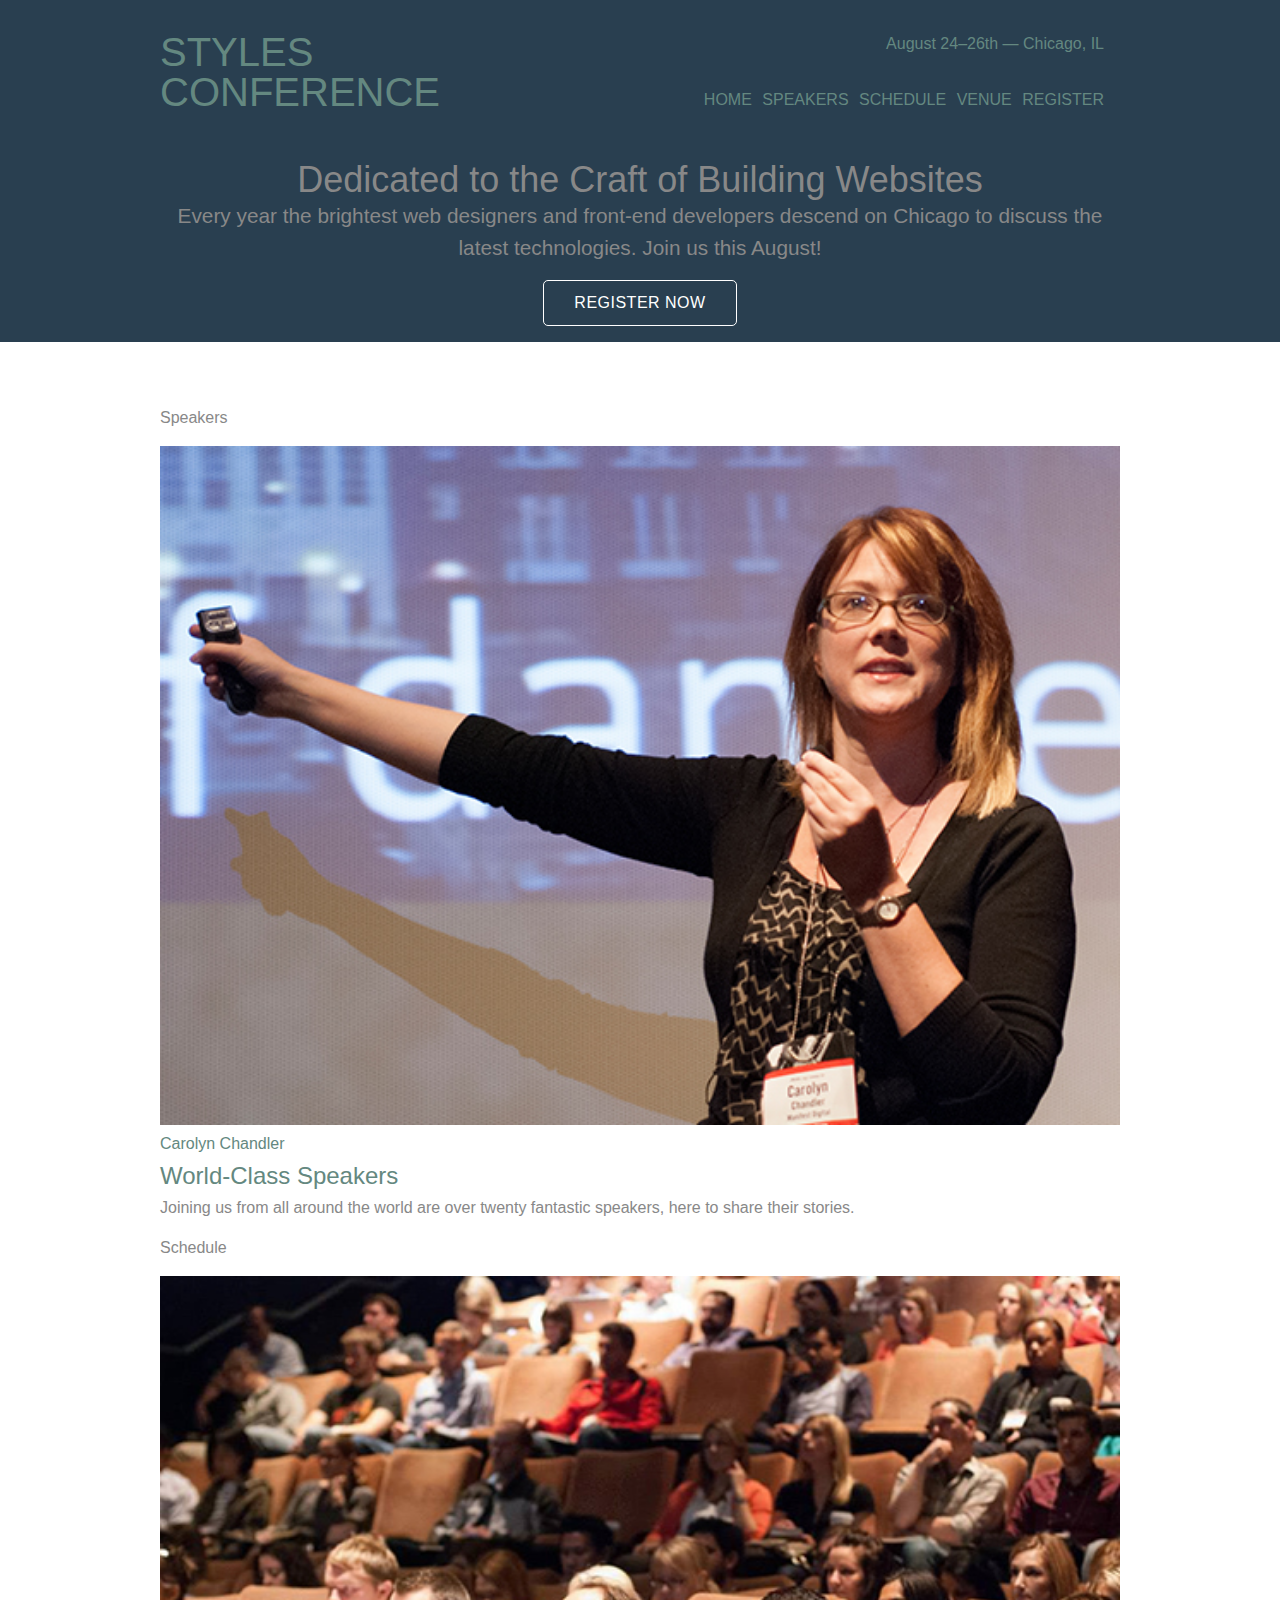
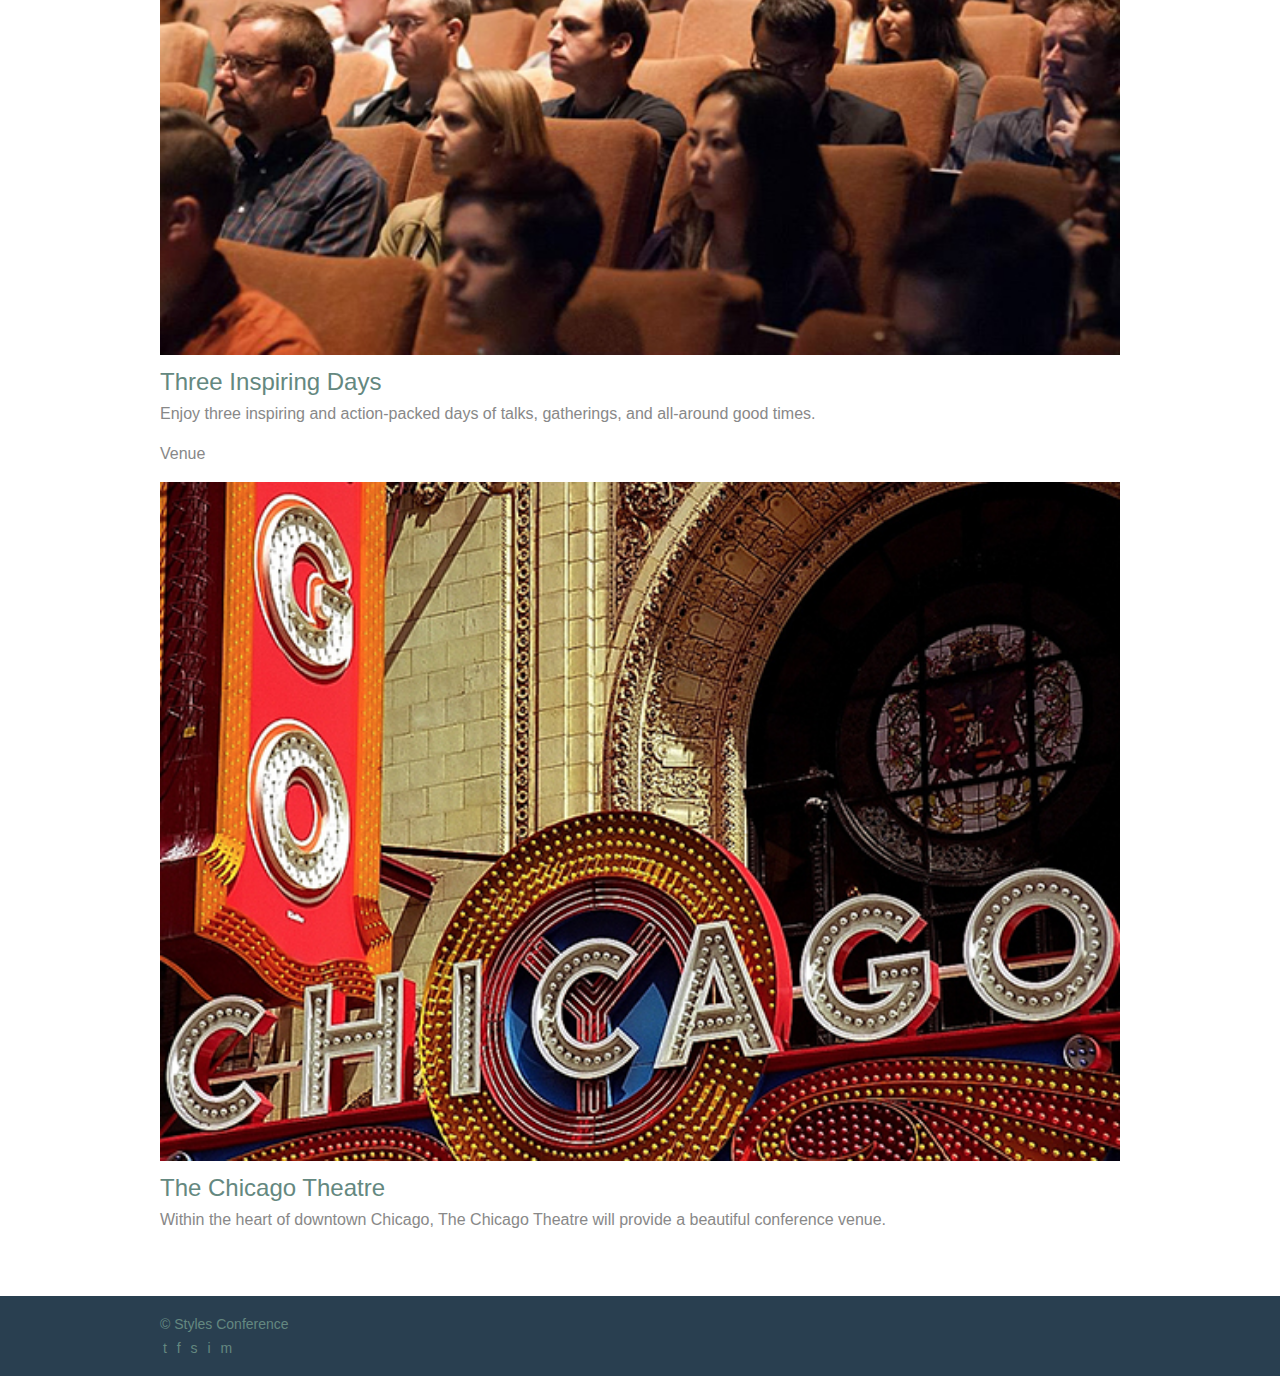
<file: completed/StyleConference/index.html>
<!DOCTYPE html>
<!--gebaseerd op https://github.com/cdoole/styles-conference-->
<html lang="en">
  <head>
    <meta charset="utf-8" />
    <meta name="viewport" content="width=device-width, initial-scale=1" />
    <title>Styles Conference</title>
    <link rel="stylesheet" href="assets/stylesheets/main.css" />
    <link rel="icon" href="favicon.ico" type="image/x-icon" />
  </head>

  <body id="home">
  
    <!-- Header -->
    <header>
      <h1>
        <a>Styles<br />Conference</a>
      </h1>
      <p>August 24&ndash;26th &mdash; Chicago, IL</p>
      <nav>
        <ul>
          <li><a>Home</a></li>
          <li><a href="speakers.html">Speakers</a></li>
          <li><a href="schedule.html">Schedule</a></li>
          <li><a href="venue.html">Venue</a></li>
          <li><a href="register.html">Register</a></li>
        </ul>
      </nav>
    </header>
    
    <!-- Lead -->
   
    <section class="lead">
      <h2>Dedicated to the Craft of Building Websites</h2>
      <p>
        Every year the brightest web designers and front-end developers descend
        on Chicago to discuss the latest technologies. Join us this August!
      </p>
      <a href="register.html" class="btn btn-alt btn-stripe">Register Now</a>
    </section>
    
    <!-- Main -->
   
    <main>
      <section>
        <p>Speakers</p>
        <a href="speakers.html">
          <figure>
            <img
              src="assets/images/home/speakers.jpg"
              alt="Professional Speaker"
            />
            <figcaption>Carolyn Chandler</figcaption>
          </figure>
          <h3>World-Class Speakers</h3>
        </a>
        <p>
          Joining us from all around the world are over twenty fantastic
          speakers, here to share their stories.
        </p>
      </section>

      <section>
        <p>Schedule</p>
        <a href="schedule.html">
          <img
            src="assets/images/home/schedule.jpg"
            alt="Conference Attendees"
          />
          <h3>Three Inspiring Days</h3>
        </a>
        <p>
          Enjoy three inspiring and action-packed days of talks, gatherings, and
          all-around good times.
        </p>
      </section>

      <section>
        <p>Venue</p>
        <a href="venue.html">
          <img src="assets/images/home/venue.jpg" alt="The Chicago Theatre" />
          <h3>The Chicago Theatre</h3>
        </a>
        <p>
          Within the heart of downtown Chicago, The Chicago Theatre will provide
          a beautiful conference venue.
        </p>
      </section>
    </main>
   
    <!-- Footer -->
   
    <footer>
      <small>&copy; Styles Conference</small>
      <ul>
        <li><a>t</a></li>
        <li><a>f</a></li>
        <li><a>s</a></li>
        <li><a>i</a></li>
        <li><a>m</a></li>
      </ul>
    </footer>
 
  </body>
</html>
</file>
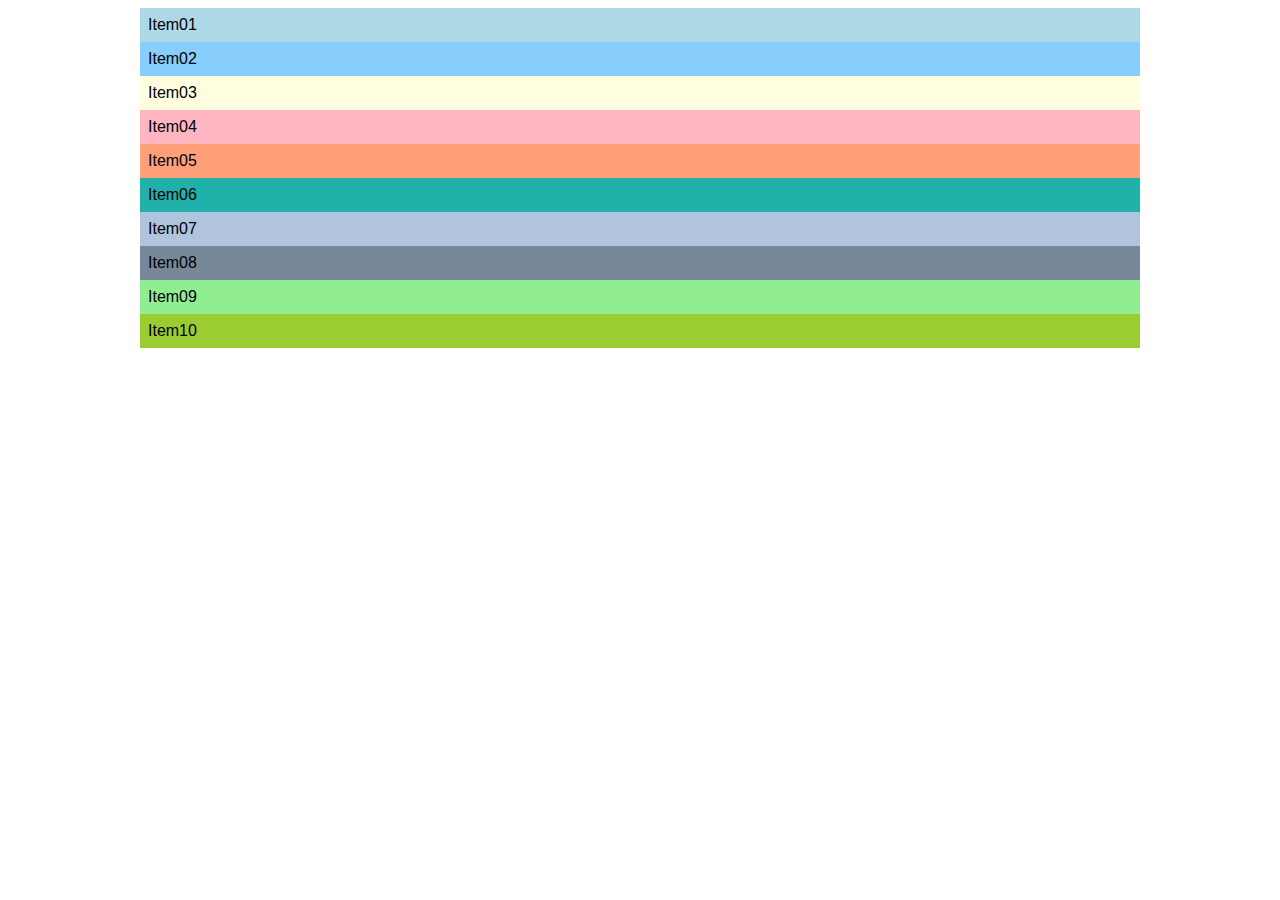
<file: completed/vbGridBasis/index.html>
<!DOCTYPE html>
<html lang="en">
<head>
    <meta charset="UTF-8">
    <meta name="viewport" content="width=device-width, initial-scale=1.0">
    <title>Grid Basis</title>
    <link rel="stylesheet" href="stylesheet/gridBasis.css">
</head>
<body>
    <main>
        <div class="item01">Item01</div>
        <div class="item02">Item02</div>
        <div class="item03">Item03</div>
        <div class="item04">Item04</div>
        <div class="item05">Item05</div>
        <div class="item06">Item06</div>
        <div class="item07">Item07</div>
        <div class="item08">Item08</div>
        <div class="item09">Item09</div>
        <div class="item10">Item10</div>
    </main>
</body>
</html>
</file>
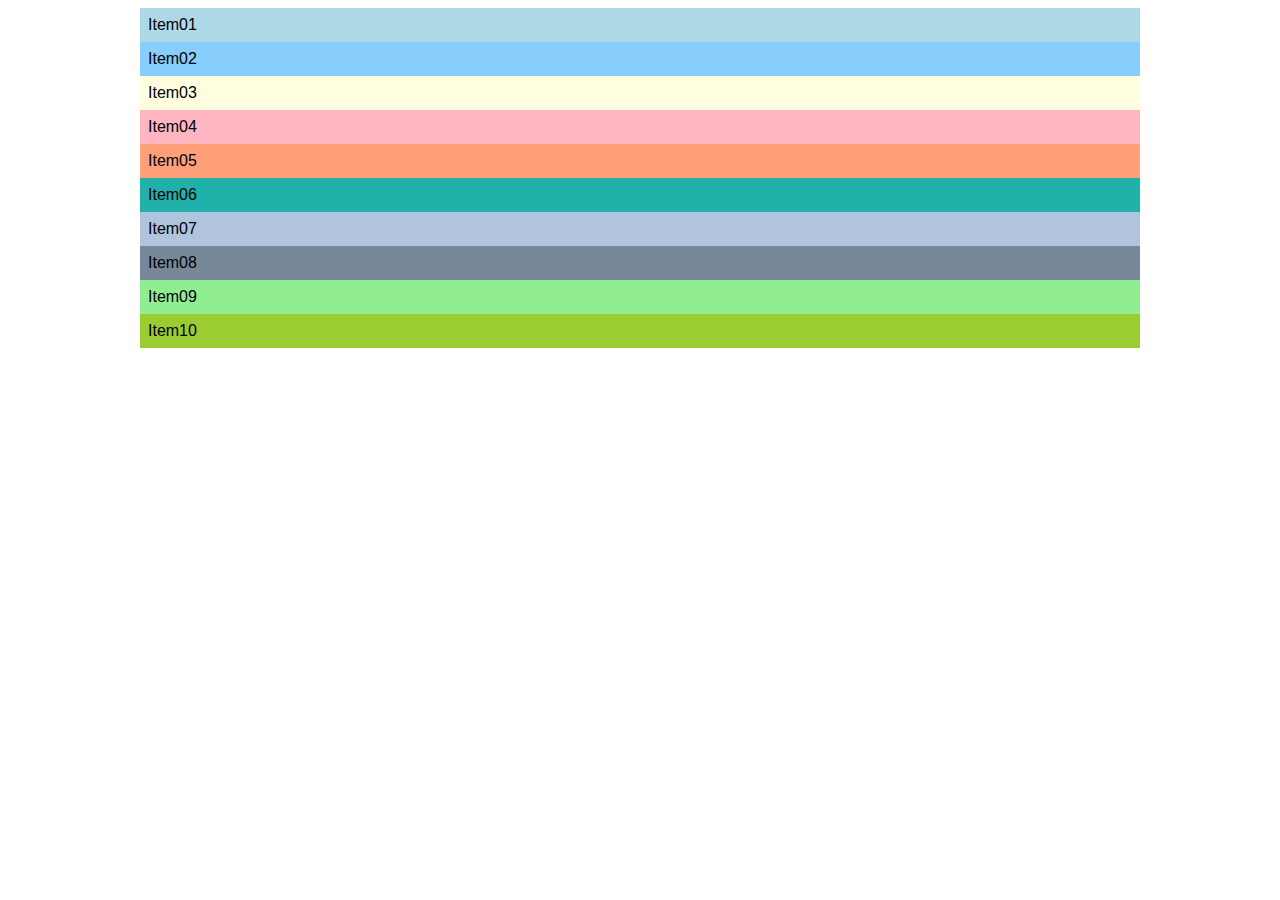
<file: starter/vbGridBasis/index.html>
<!DOCTYPE html>
<html lang="en">
<head>
    <meta charset="UTF-8">
    <meta name="viewport" content="width=device-width, initial-scale=1.0">
    <title>Grid Basis</title>
    <link rel="stylesheet" href="stylesheet/main.css">
</head>
<body>
    <main>
        <div class="item01">Item01</div>
        <div class="item02">Item02</div>
        <div class="item03">Item03</div>
        <div class="item04">Item04</div>
        <div class="item05">Item05</div>
        <div class="item06">Item06</div>
        <div class="item07">Item07</div>
        <div class="item08">Item08</div>
        <div class="item09">Item09</div>
        <div class="item10">Item10</div>
    </main>
</body>
</html>
</file>
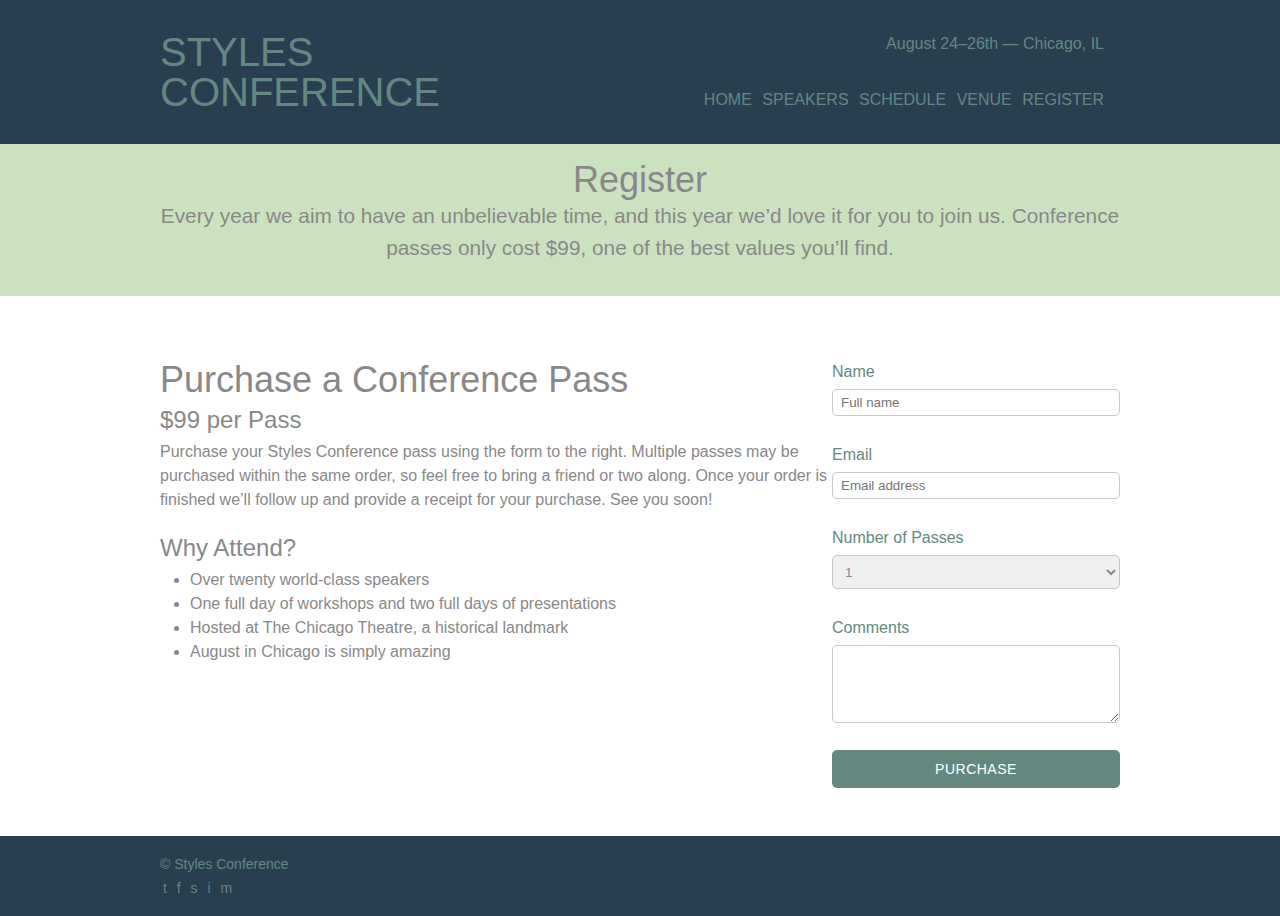
<file: completed/StyleConference/register.html>
<!DOCTYPE html>
<html lang="en">
  <head>
    <meta charset="UTF-8" />
    <meta name="viewport" content="width=device-width, initial-scale=1.0" />
    <title>Styles Conference</title>
    <link rel="stylesheet" href="assets/stylesheets/main.css" />
    <link rel="icon" href="favicon.ico" type="image/x-icon" />
  </head>
  <body>
    <!-- Header -->
    <header>
      
        <h1>
          <a>Styles <br />Conference</a>
        </h1>
        <p>August 24&ndash;26th &mdash; Chicago, IL</p>
        <nav>
          <ul>
            <li><a href="index.html">Home</a></li>
            <li><a href="speakers.html">Speakers</a></li>
            <li><a href="schedule.html">Schedule</a></li>
            <li><a href="venue.html">Venue</a></li>
            <li><a>Register</a></li>
          </ul>
        </nav>
      
    </header>

<!-- Lead -->

    <section class="lead">
      
        <h2>Register</h2>
        <p>
          Every year we aim to have an unbelievable time, and this year
          we&#8217;d love it for you to join us. Conference passes only cost
          $99, one of the best values you&#8217;ll find.
        </p>
      
    </section>

    <!-- Main content -->

    <main>
      <!-- Details -->
      
        <section class="register-info">
          <h2>Purchase a Conference Pass</h2>
          <h3>$99 per Pass</h3>

          <p>
            Purchase your Styles Conference pass using the form to the right.
            Multiple passes may be purchased within the same order, so feel free
            to bring a friend or two along. Once your order is finished
            we&#8217;ll follow up and provide a receipt for your purchase. See
            you soon!
          </p>

          <h3>Why Attend?</h3>

          <ul class="why-attend">
            <li>Over twenty world-class speakers</li>
            <li>
              One full day of workshops and two full days of presentations
            </li>
            <li>Hosted at The Chicago Theatre, a historical landmark</li>
            <li>August in Chicago is simply amazing</li>
          </ul>
        </section>

        <!--Registration form-->
        <form action="#" method="post">
          <label>
            Name
            <input type="text" name="name" placeholder="Full name" required />
          </label>

          <label>
            Email
            <input
              type="email"
              name="email"
              placeholder="Email address"
              required
            />
          </label>

          <label>
            Number of Passes
            <select name="quantity">
              <option value="1" selected>1</option>
              <option value="2">2</option>
              <option value="3">3</option>
              <option value="4">4</option>
              <option value="5">5</option>
            </select>
          </label>

          <label>
            Comments
            <textarea name="comments"></textarea>
          </label>

          <input
            class="btn btn-default"
            type="submit"
            name="submit"
            value="Purchase"
          />
        </form>
      
    </main>

    <!-- Footer -->
    <footer>
      
        <small>&copy; Styles Conference</small>
        <ul>
          <li><a>t</a></li>
          <li><a>f</a></li>
          <li><a>s</a></li>
          <li><a>i</a></li>
          <li><a>m</a></li>
        </ul>      
    </footer>
    
  </body>
</html>
</file>
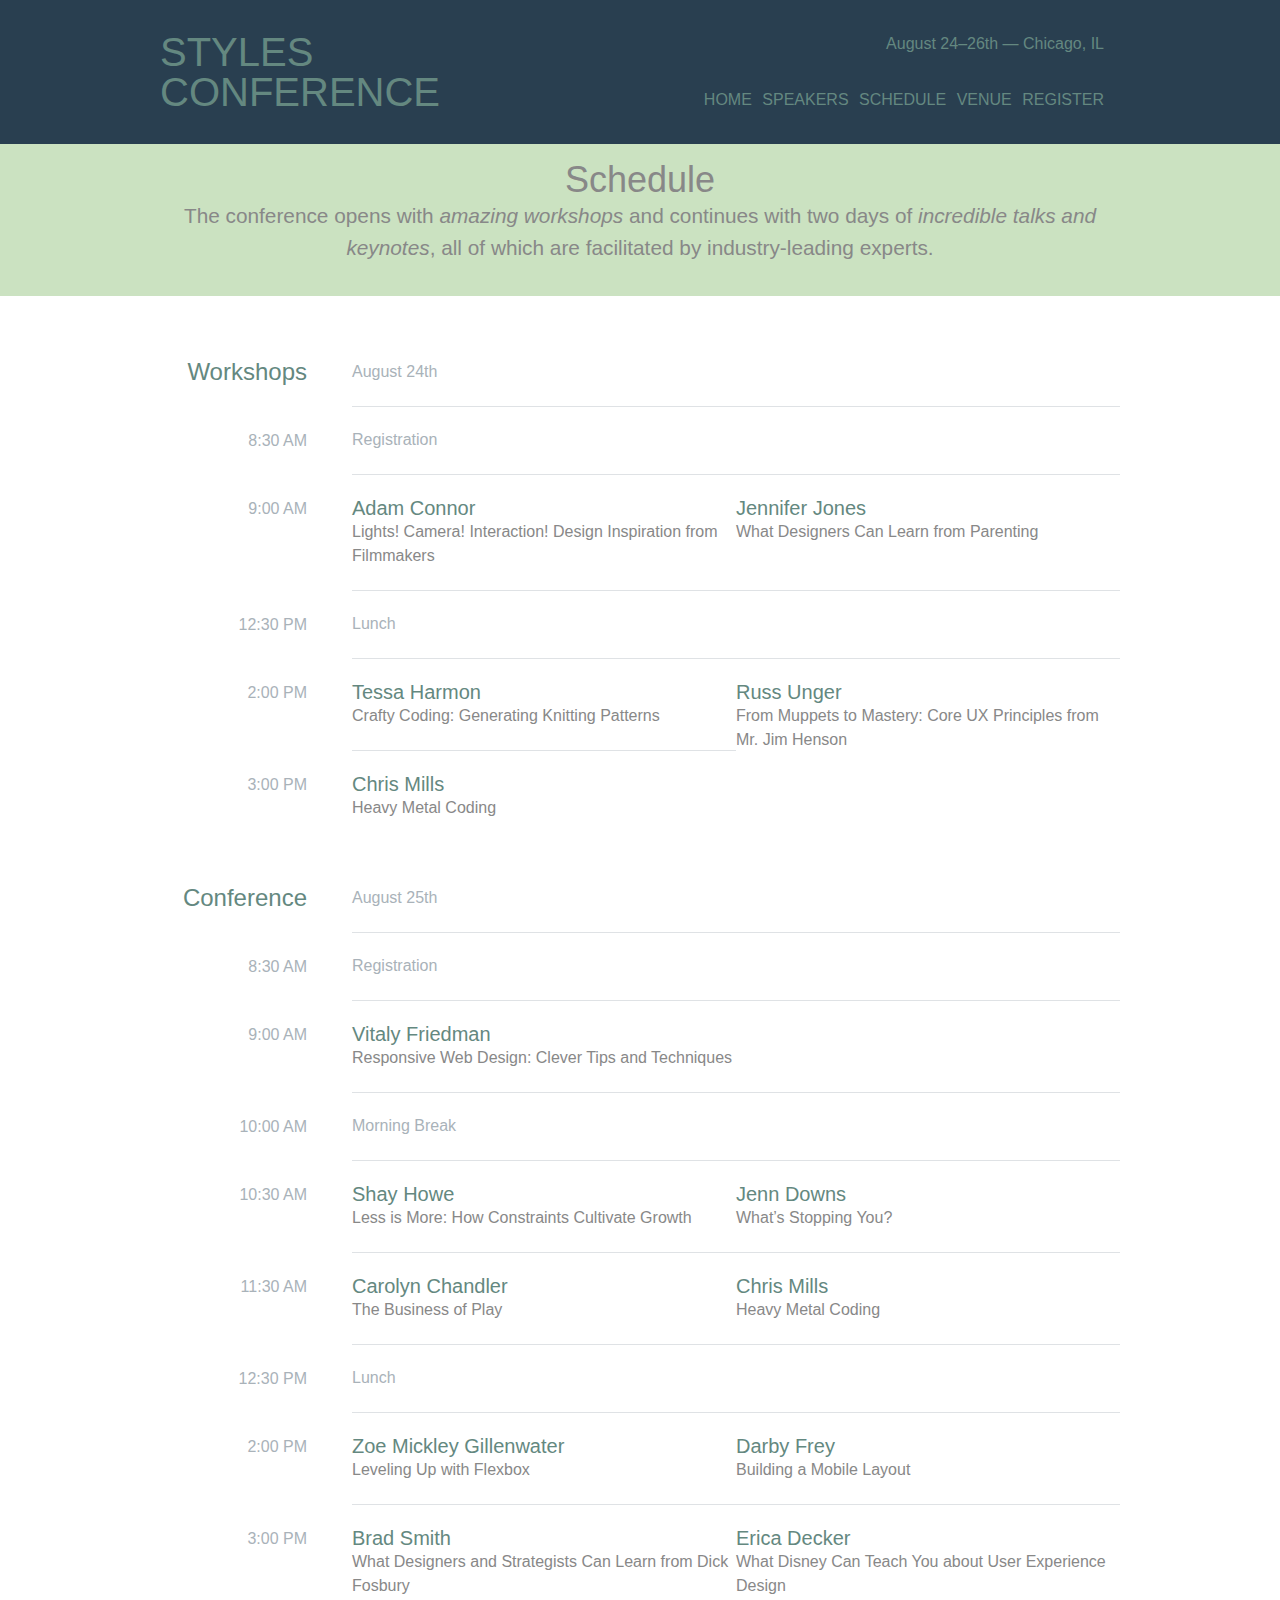
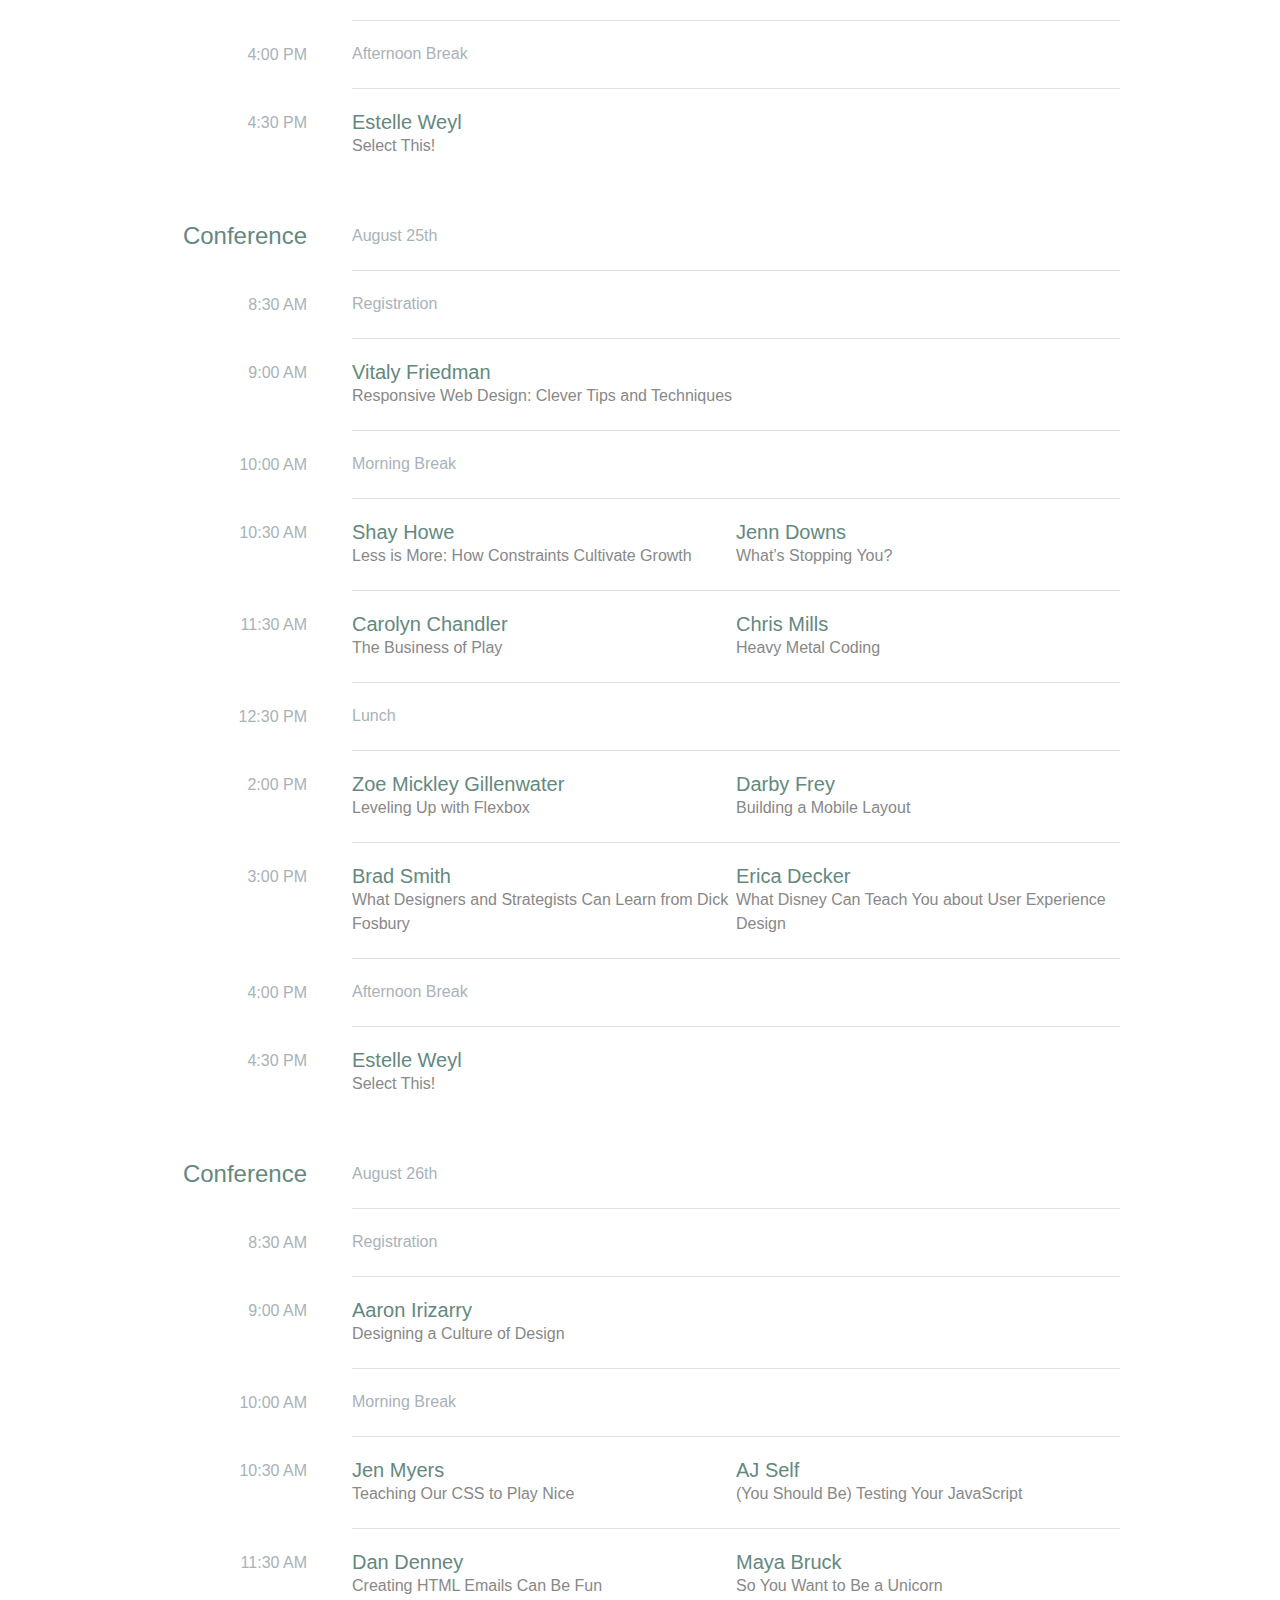
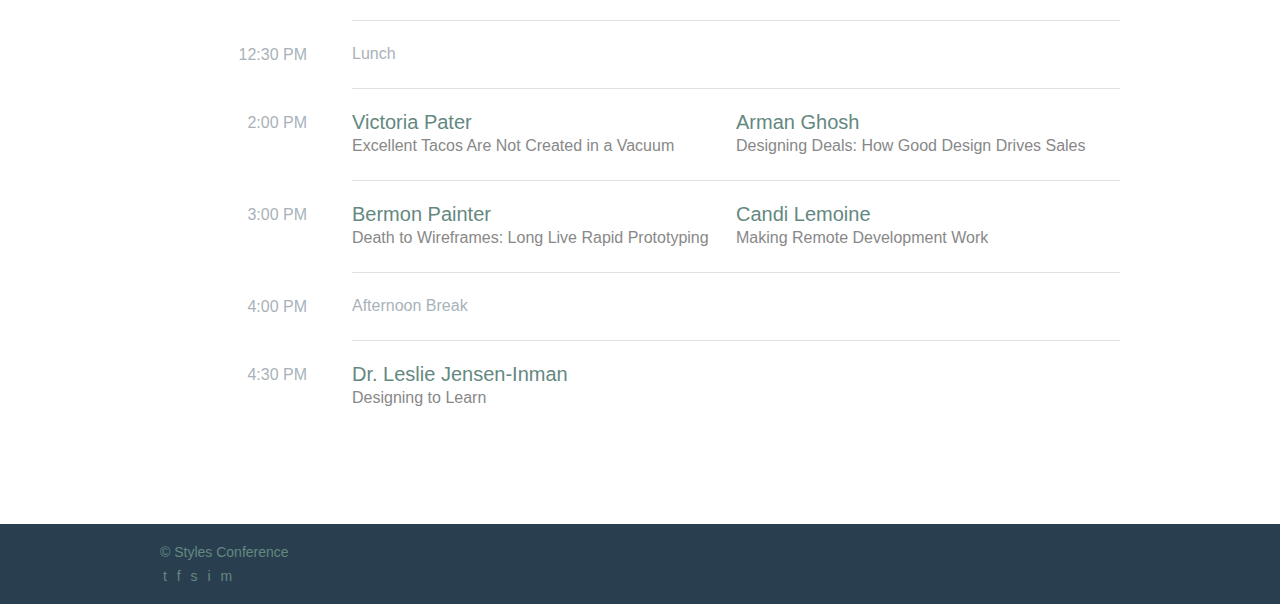
<file: completed/StyleConference/schedule.html>
<!DOCTYPE html>
<html lang="en">
  <head>
    <meta charset="UTF-8" />
    <meta name="viewport" content="width=device-width, initial-scale=1.0" />
    <title>Styles Conference</title>
    <link rel="stylesheet" href="assets/stylesheets/main.css" />
    <link rel="icon" href="favicon.ico" type="image/x-icon" />
  </head>

  <body>
    <!-- Header -->
     <header>
      <h1>
        <a href="index.html">Styles<br />Conference</a>
      </h1>
      <p>August 24&ndash;26th &mdash; Chicago, IL</p>
      <nav>
        <ul>
          <li><a href="index.html">Home</a></li>
          <li><a href="speakers.html">Speakers</a></li>
          <li><a>Schedule</a></li>
          <li><a href="venue.html">Venue</a></li>
          <li><a href="register.html">Register</a></li>
        </ul>
      </nav>
    </header>
   
    <!-- Lead -->
   
    <section class="lead">
      <h2>Schedule</h2>
      <p>
        The conference opens with <em>amazing workshops</em> and continues with
        two days of <em>incredible talks and keynotes</em>, all of which are
        facilitated by industry-leading experts.
      </p>
    </section>
   
    <!-- Main -->
 
    <main>
      <!-- Workshops -->
      <table>
        <thead>
          <tr>
            <th scope="row">Workshops</th>
            <td colspan="2" class="schedule-general">August 24th</td>
          </tr>
        </thead>
        <tbody>
          <tr>
            <th scope="row">
              <time datetime="08:30:00">8:30 AM</time>
            </th>
            <td colspan="2" class="schedule-general">Registration</td>
          </tr>
          <tr>
            <th scope="row">
              <time datetime="09:00:00">9:00 AM</time>
            </th>
            <td>
              <a href="speakers.html#adam-connor">
                <p>Adam Connor</p>
                Lights! Camera! Interaction! Design Inspiration from Filmmakers
              </a>
            </td>
            <td>
              <a href="speakers.html#jennifer-jones">
                <p>Jennifer Jones</p>
                What Designers Can Learn from Parenting
              </a>
            </td>
          </tr>
          <tr>
            <th scope="row">
              <time datetime="12:30:00">12:30 PM</time>
            </th>
            <td colspan="2" class="schedule-general">Lunch</td>
          </tr>

          <tr>
            <th scope="row">
              <time datetime="14:00">2:00 PM</time>
            </th>
            <td>
              <a href="speakers.html#tessa-harmon">
                <p>Tessa Harmon</p>
                Crafty Coding: Generating Knitting Patterns
              </a>
            </td>
            <td rowspan="2">
              <a href="speakers.html#russ-unger">
                <p>Russ Unger</p>
                From Muppets to Mastery: Core UX Principles from Mr. Jim Henson
              </a>
            </td>
          </tr>
          <tr>
            <th scope="row">
              <time datetime="15:00">3:00 PM</time>
            </th>
            <td>
              <a href="speakers.html#chris-mills">
                <p>Chris Mills</p>
                Heavy Metal Coding
              </a>
            </td>
          </tr>
        </tbody>
      </table>
      <!-- Conference -->
      <table>
        <thead>
          <tr>
            <th scope="row">Conference</th>
            <td colspan="2">August 25th</td>
          </tr>
        </thead>
        <tbody>
          <tr>
            <th scope="row">
              <time datetime="08:30:00">8:30 AM</time>
            </th>
            <td colspan="2">Registration</td>
          </tr>
          <tr>
            <th scope="row">
              <time datetime="09:00:00">9:00 AM</time>
            </th>
            <td colspan="2">
              <a href="speakers.html#vitaly-friedman">
                <p>Vitaly Friedman</p>
                Responsive Web Design: Clever Tips and Techniques
              </a>
            </td>
          </tr>
          <tr>
            <th scope="row">
              <time datetime="10:00:00">10:00 AM</time>
            </th>
            <td colspan="2">Morning Break</td>
          </tr>
          <tr>
            <th scope="row">
              <time datetime="10:30:00">10:30 AM</time>
            </th>
            <td>
              <a href="speakers.html#shay-howe">
                <p>Shay Howe</p>
                Less is More: How Constraints Cultivate Growth
              </a>
            </td>
            <td>
              <a href="speakers.html#jenn-downs">
                <p>Jenn Downs</p>
                What&#8217;s Stopping You?
              </a>
            </td>
          </tr>
          <tr>
            <th scope="row">
              <time datetime="11:30:00">11:30 AM</time>
            </th>
            <td>
              <a href="speakers.html#carolyn-chandler">
                <p>Carolyn Chandler</p>
                The Business of Play
              </a>
            </td>
            <td>
              <a href="speakers.html#chris-mills">
                <p>Chris Mills</p>
                Heavy Metal Coding
              </a>
            </td>
          </tr>
          <tr>
            <th scope="row">
              <time datetime="12:30:00">12:30 PM</time>
            </th>
            <td colspan="2">Lunch</td>
          </tr>
          <tr>
            <th scope="row">
              <time datetime="14:00">2:00 PM</time>
            </th>
            <td>
              <a href="speakers.html#zoe-mickley-gillenwater">
                <p>Zoe Mickley Gillenwater</p>
                Leveling Up with Flexbox
              </a>
            </td>
            <td>
              <a href="speakers.html#darby-frey">
                <p>Darby Frey</p>
                Building a Mobile Layout
              </a>
            </td>
          </tr>
          <tr>
            <th scope="row">
              <time datetime="15:00:00">3:00 PM</time>
            </th>
            <td>
              <a href="speakers.html#brad-smith">
                <p>Brad Smith</p>
                What Designers and Strategists Can Learn from Dick Fosbury
              </a>
            </td>
            <td>
              <a href="speakers.html#erica-decker">
                <p>Erica Decker</p>
                What Disney Can Teach You about User Experience Design
              </a>
            </td>
          </tr>
          <tr>
            <th scope="row">
              <time datetime="16:00:00">4:00 PM</time>
            </th>
            <td colspan="2" class="schedule-general">Afternoon Break</td>
          </tr>
          <tr>
            <th scope="row">
              <time datetime="16:30:00">4:30 PM</time>
            </th>
            <td colspan="2" class="schedule-general">
              <a href="speakers.html#estelle-weyl">
                <p>Estelle Weyl</p>
                Select This!
              </a>
            </td>
          </tr>
        </tbody>
      </table>
      <!-- Conference -->
      <table>
        <thead>
          <tr>
            <th scope="row">Conference</th>
            <td colspan="2" class="schedule-general">August 25th</td>
          </tr>
        </thead>
        <tbody>
          <tr>
            <th scope="row">
              <time datetime="08:30:00">8:30 AM</time>
            </th>
            <td colspan="2" class="schedule-general">Registration</td>
          </tr>
          <tr>
            <th scope="row">
              <time datetime="09:00:00">9:00 AM</time>
            </th>
            <td colspan="2">
              <a href="speakers.html#vitaly-friedman">
                <p>Vitaly Friedman</p>
                Responsive Web Design: Clever Tips and Techniques
              </a>
            </td>
          </tr>
          <tr>
            <th scope="row">
              <time datetime="10:00:00">10:00 AM</time>
            </th>
            <td colspan="2" class="schedule-general">Morning Break</td>
          </tr>
          <tr>
            <th scope="row">
              <time datetime="10:30:00">10:30 AM</time>
            </th>
            <td>
              <a href="speakers.html#shay-howe">
                <p>Shay Howe</p>
                Less is More: How Constraints Cultivate Growth
              </a>
            </td>
            <td>
              <a href="speakers.html#jenn-downs">
                <p>Jenn Downs</p>
                What&#8217;s Stopping You?
              </a>
            </td>
          </tr>
          <tr>
            <th scope="row">
              <time datetime="11:30:00">11:30 AM</time>
            </th>
            <td>
              <a href="speakers.html#carolyn-chandler">
                <p>Carolyn Chandler</p>
                The Business of Play
              </a>
            </td>
            <td>
              <a href="speakers.html#chris-mills">
                <p>Chris Mills</p>
                Heavy Metal Coding
              </a>
            </td>
          </tr>
          <tr>
            <th scope="row">
              <time datetime="12:30:00">12:30 PM</time>
            </th>
            <td colspan="2" class="schedule-general">Lunch</td>
          </tr>
          <tr>
            <th scope="row">
              <time datetime="14:00">2:00 PM</time>
            </th>
            <td>
              <a href="speakers.html#zoe-mickley-gillenwater">
                <p>Zoe Mickley Gillenwater</p>
                Leveling Up with Flexbox
              </a>
            </td>
            <td>
              <a href="speakers.html#darby-frey">
                <p>Darby Frey</p>
                Building a Mobile Layout
              </a>
            </td>
          </tr>
          <tr>
            <th scope="row">
              <time datetime="15:00:00">3:00 PM</time>
            </th>
            <td>
              <a href="speakers.html#brad-smith">
                <p>Brad Smith</p>
                What Designers and Strategists Can Learn from Dick Fosbury
              </a>
            </td>
            <td>
              <a href="speakers.html#erica-decker">
                <p>Erica Decker</p>
                What Disney Can Teach You about User Experience Design
              </a>
            </td>
          </tr>
          <tr>
            <th scope="row">
              <time datetime="16:00:00">4:00 PM</time>
            </th>
            <td colspan="2" class="schedule-general">Afternoon Break</td>
          </tr>
          <tr>
            <th scope="row">
              <time datetime="16:30:00">4:30 PM</time>
            </th>
            <td colspan="2">
              <a href="speakers.html#estelle-weyl">
                <p>Estelle Weyl</p>
                Select This!
              </a>
            </td>
          </tr>
        </tbody>
      </table>
      <!-- Conference -->
      <table>
        <thead>
          <tr>
            <th scope="row">Conference</th>
            <td colspan="2" class="schedule-general">August 26th</td>
          </tr>
        </thead>
        <tbody>
          <tr>
            <th scope="row">
              <time datetime="08:30:00">8:30 AM</time>
            </th>
            <td colspan="2" class="schedule-general">Registration</td>
          </tr>
          <tr>
            <th scope="row">
              <time datetime="09:00:00">9:00 AM</time>
            </th>
            <td colspan="2">
              <a href="speakers.html#aaron-irizarry">
                <p>Aaron Irizarry</p>
                Designing a Culture of Design
              </a>
            </td>
          </tr>
          <tr>
            <th scope="row">
              <time datetime="10:00:00">10:00 AM</time>
            </th>
            <td colspan="2" class="schedule-general">Morning Break</td>
          </tr>
          <tr>
            <th scope="row">
              <time datetime="10:30:00">10:30 AM</time>
            </th>
            <td>
              <a href="speakers.html#jen-myers">
                <p>Jen Myers</p>
                Teaching Our CSS to Play Nice
              </a>
            </td>
            <td>
              <a href="speakers.html#aj-self">
                <p>AJ Self</p>
                (You Should Be) Testing Your JavaScript
              </a>
            </td>
          </tr>
          <tr>
            <th scope="row">
              <time datetime="11:30:00">11:30 AM</time>
            </th>
            <td>
              <a href="speakers.html#dan-denney">
                <p>Dan Denney</p>
                Creating HTML Emails Can Be Fun
              </a>
            </td>
            <td>
              <a href="speakers.html#maya-bruck">
                <p>Maya Bruck</p>
                So You Want to Be a Unicorn
              </a>
            </td>
          </tr>
          <tr>
            <th scope="row">
              <time datetime="12:30:00">12:30 PM</time>
            </th>
            <td colspan="2" class="schedule-general">Lunch</td>
          </tr>
          <tr>
            <th scope="row">
              <time datetime="14:00">2:00 PM</time>
            </th>
            <td>
              <a href="speakers.html#victoria-pater">
                <p>Victoria Pater</p>
                Excellent Tacos Are Not Created in a Vacuum
              </a>
            </td>
            <td>
              <a href="speakers.html#arman-ghosh">
                <p>Arman Ghosh</p>
                Designing Deals: How Good Design Drives Sales
              </a>
            </td>
          </tr>
          <tr>
            <th scope="row">
              <time datetime="15:00:00">3:00 PM</time>
            </th>
            <td>
              <a href="speakers.html#bermon-painter">
                <p>Bermon Painter</p>
                Death to Wireframes: Long Live Rapid Prototyping
              </a>
            </td>
            <td>
              <a href="speakers.html#candi-lemoine">
                <p>Candi Lemoine</p>
                Making Remote Development Work
              </a>
            </td>
          </tr>
          <tr>
            <th scope="row">
              <time datetime="16:00:00">4:00 PM</time>
            </th>
            <td colspan="2" class="schedule-general">Afternoon Break</td>
          </tr>
          <tr>
            <th scope="row">
              <time datetime="16:30:00">4:30 PM</time>
            </th>
            <td colspan="2">
              <a href="speakers.html#leslie-jensen-inman">
                <p>Dr. Leslie Jensen-Inman</p>
                Designing to Learn
              </a>
            </td>
          </tr>
        </tbody>
      </table>
    </main>
   
    <!-- Footer -->
  
    <footer>
      <small>&copy; Styles Conference</small>
      <ul>
        <li><a>t</a></li>
        <li><a>f</a></li>
        <li><a>s</a></li>
        <li><a>i</a></li>
        <li><a>m</a></li>
      </ul>
    </footer>
  
  </body>
</html>
</file>
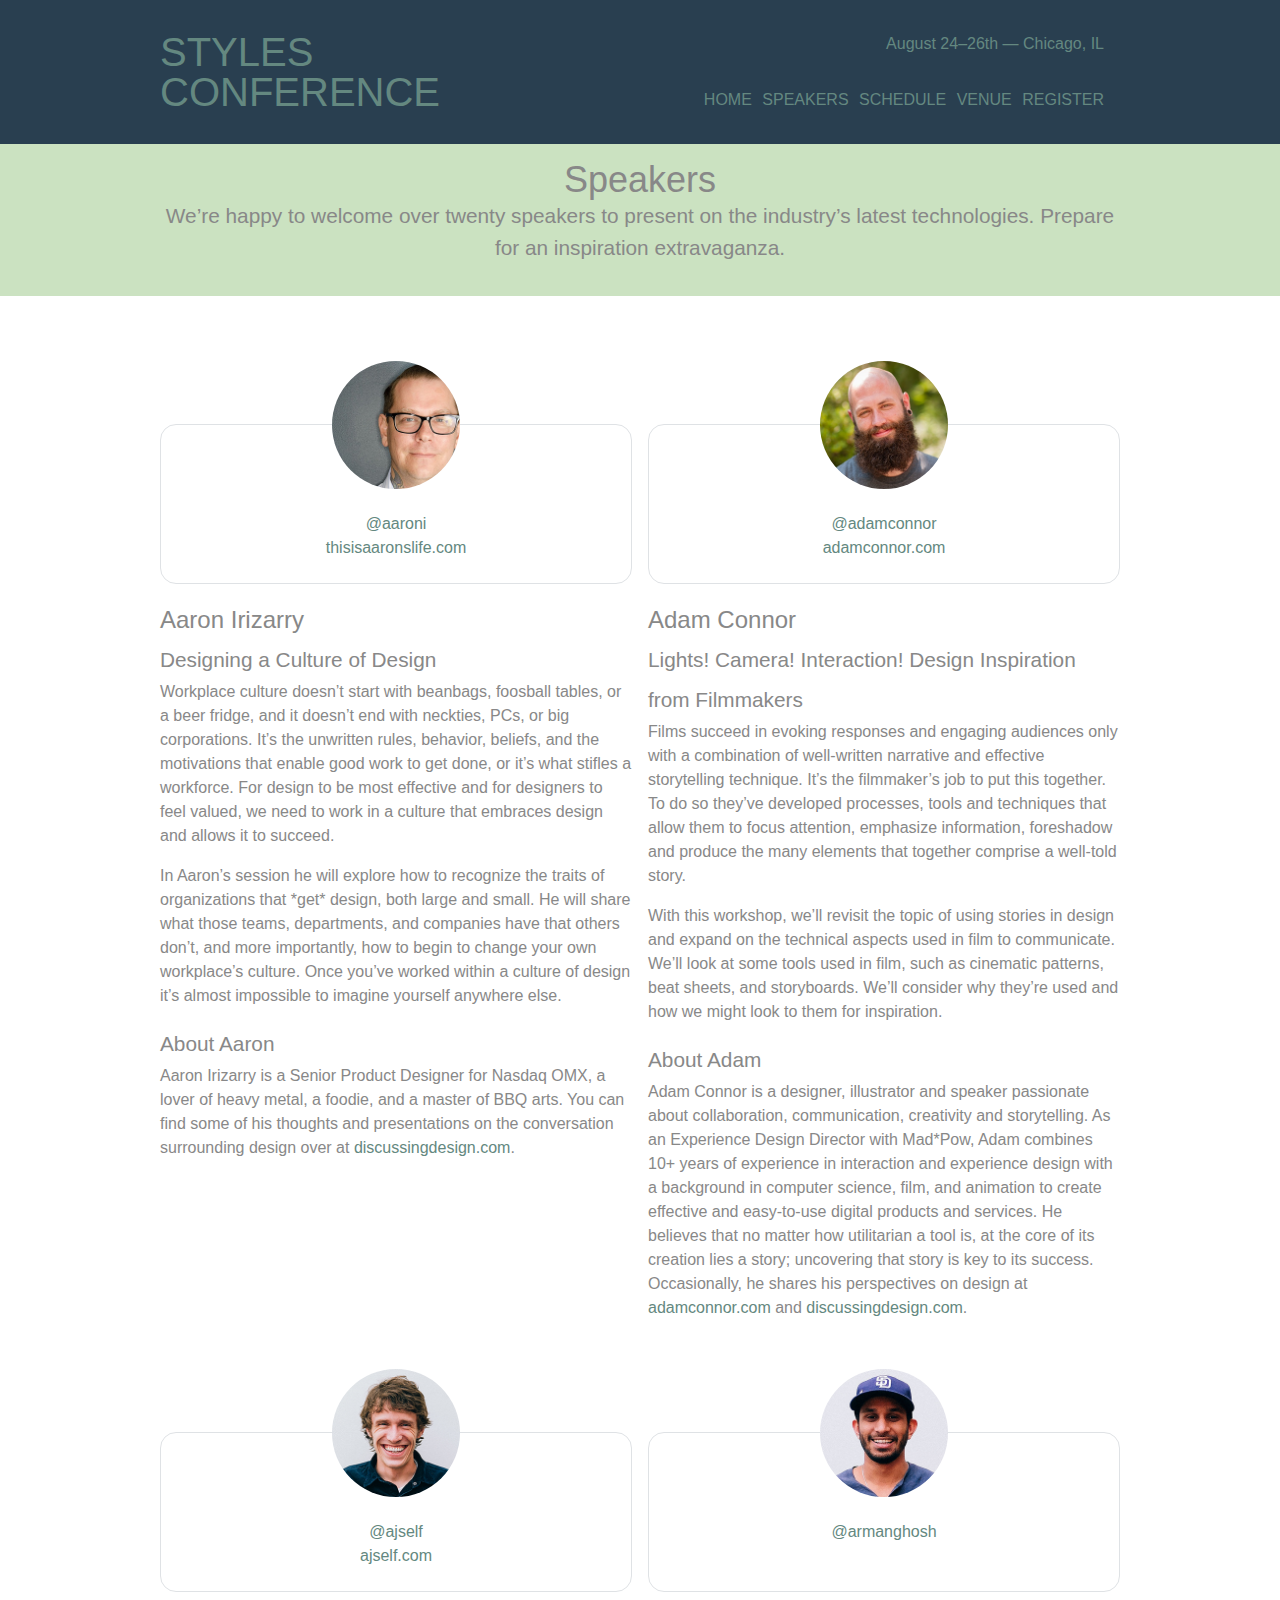
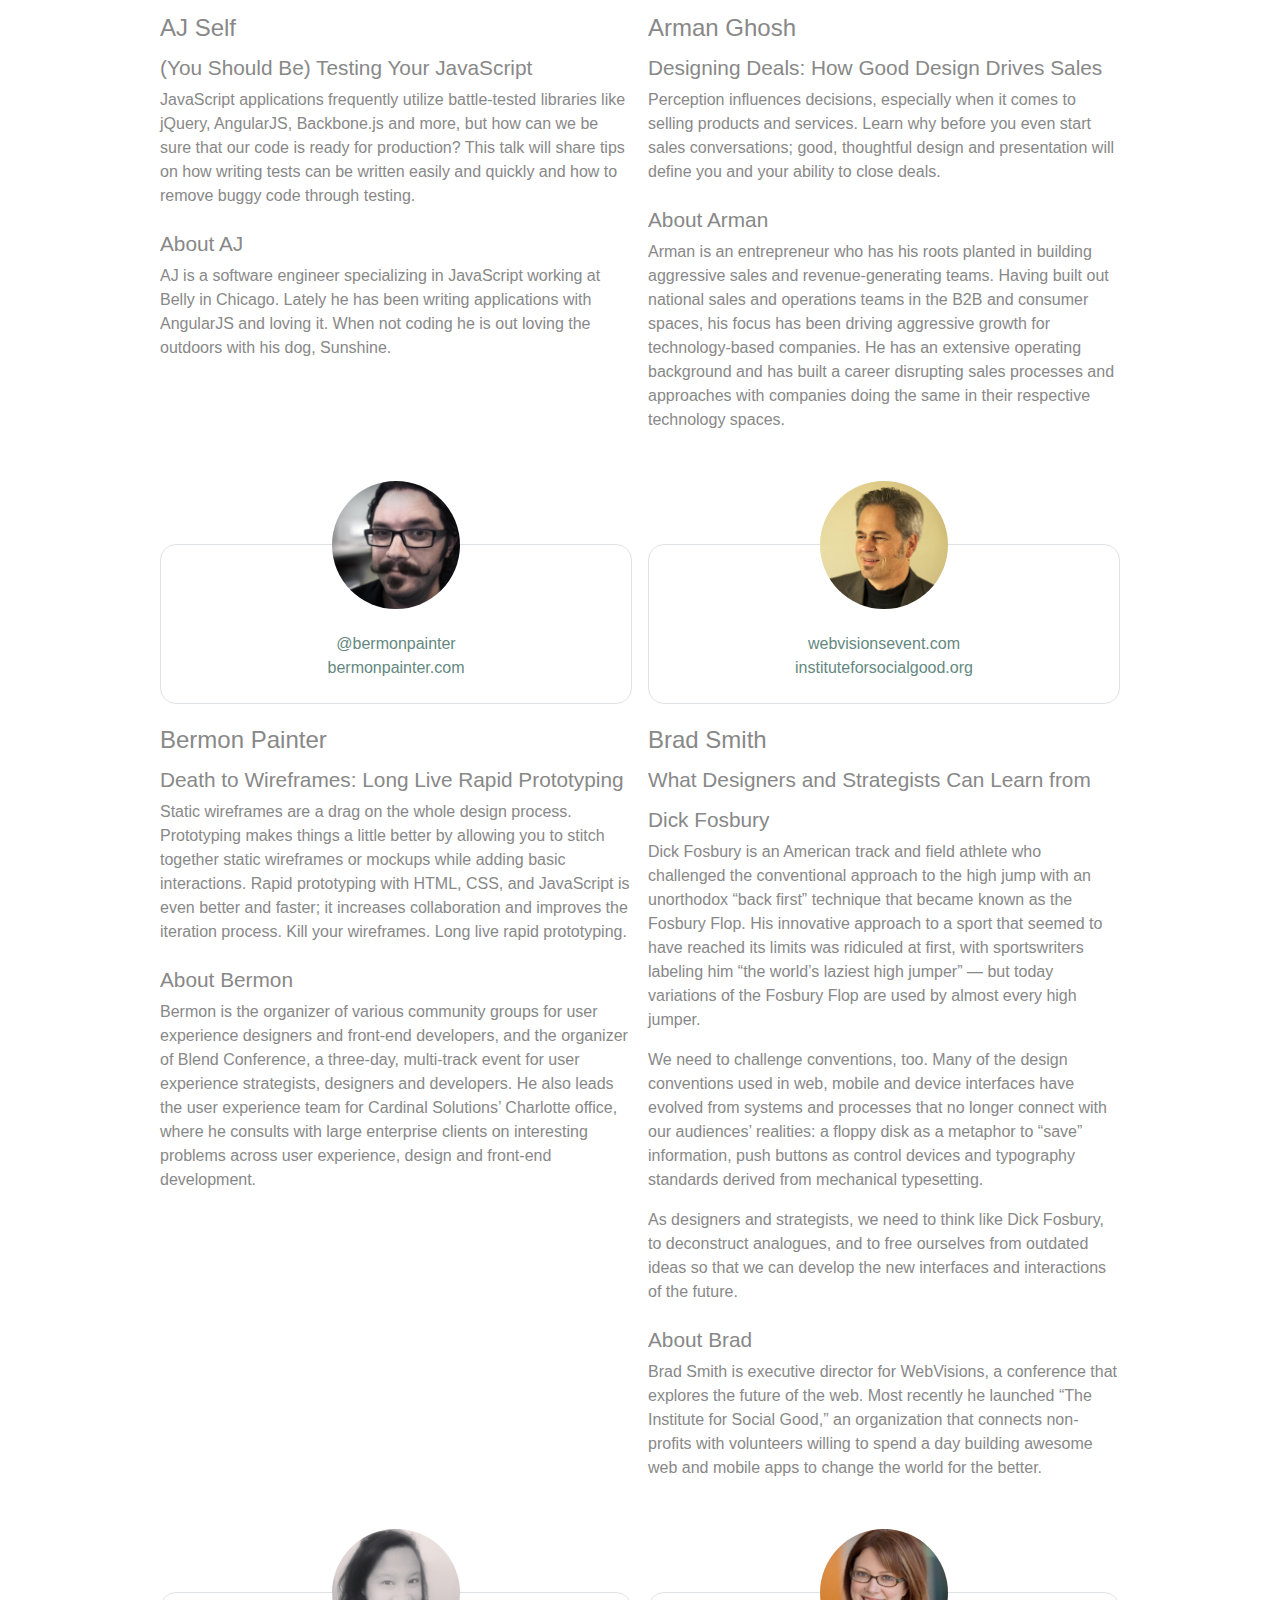
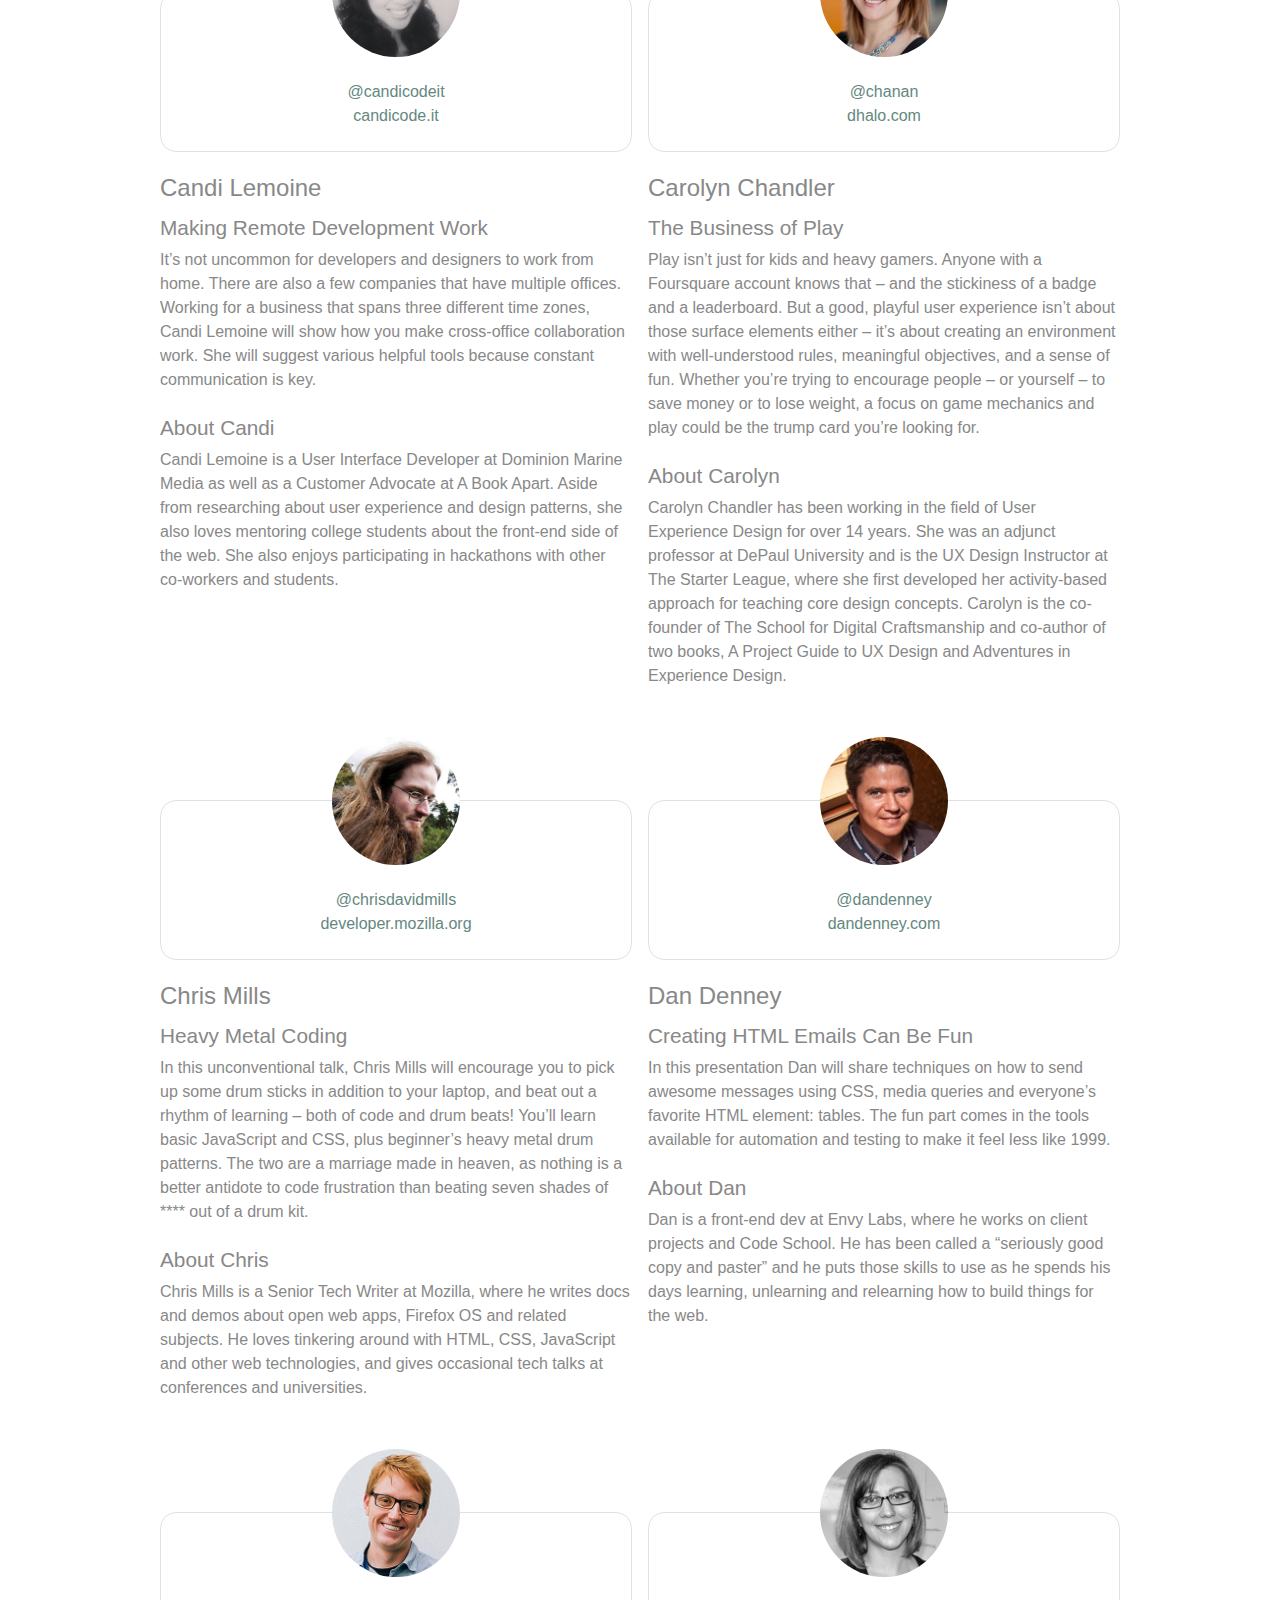
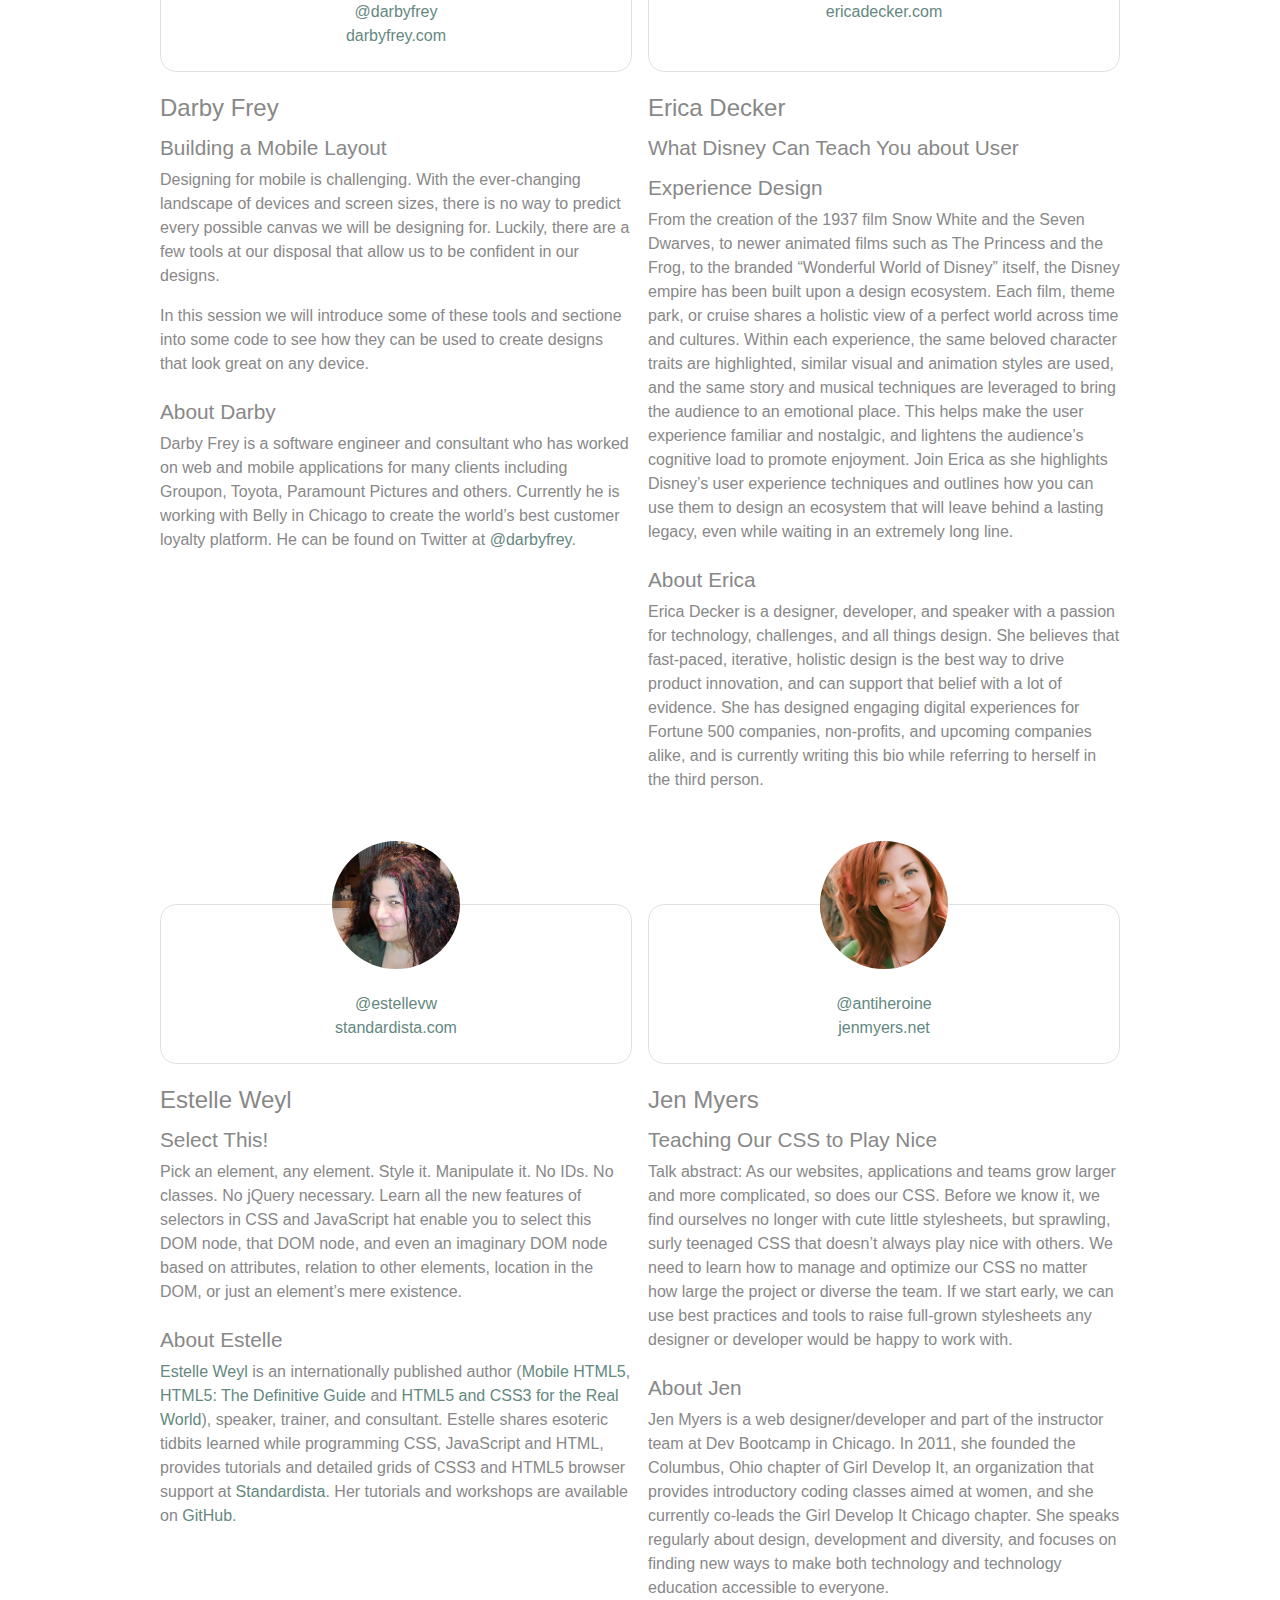
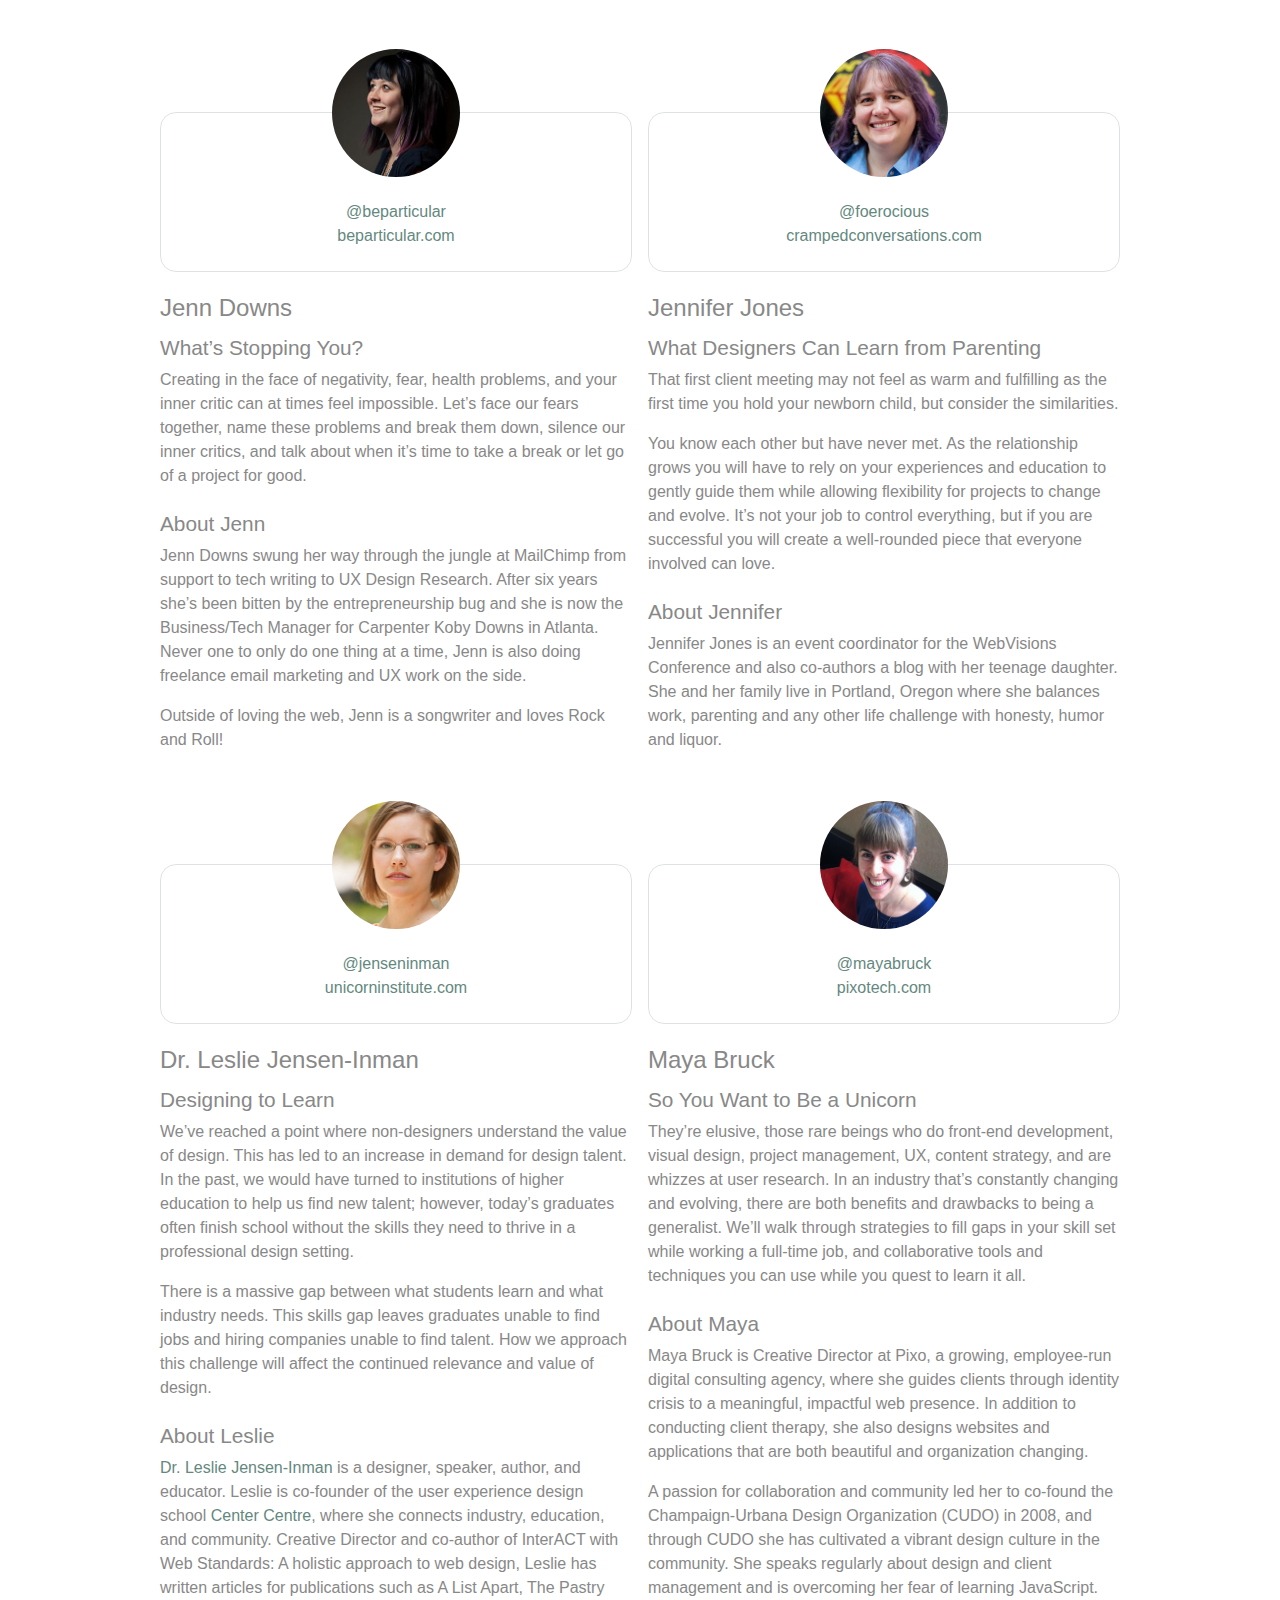
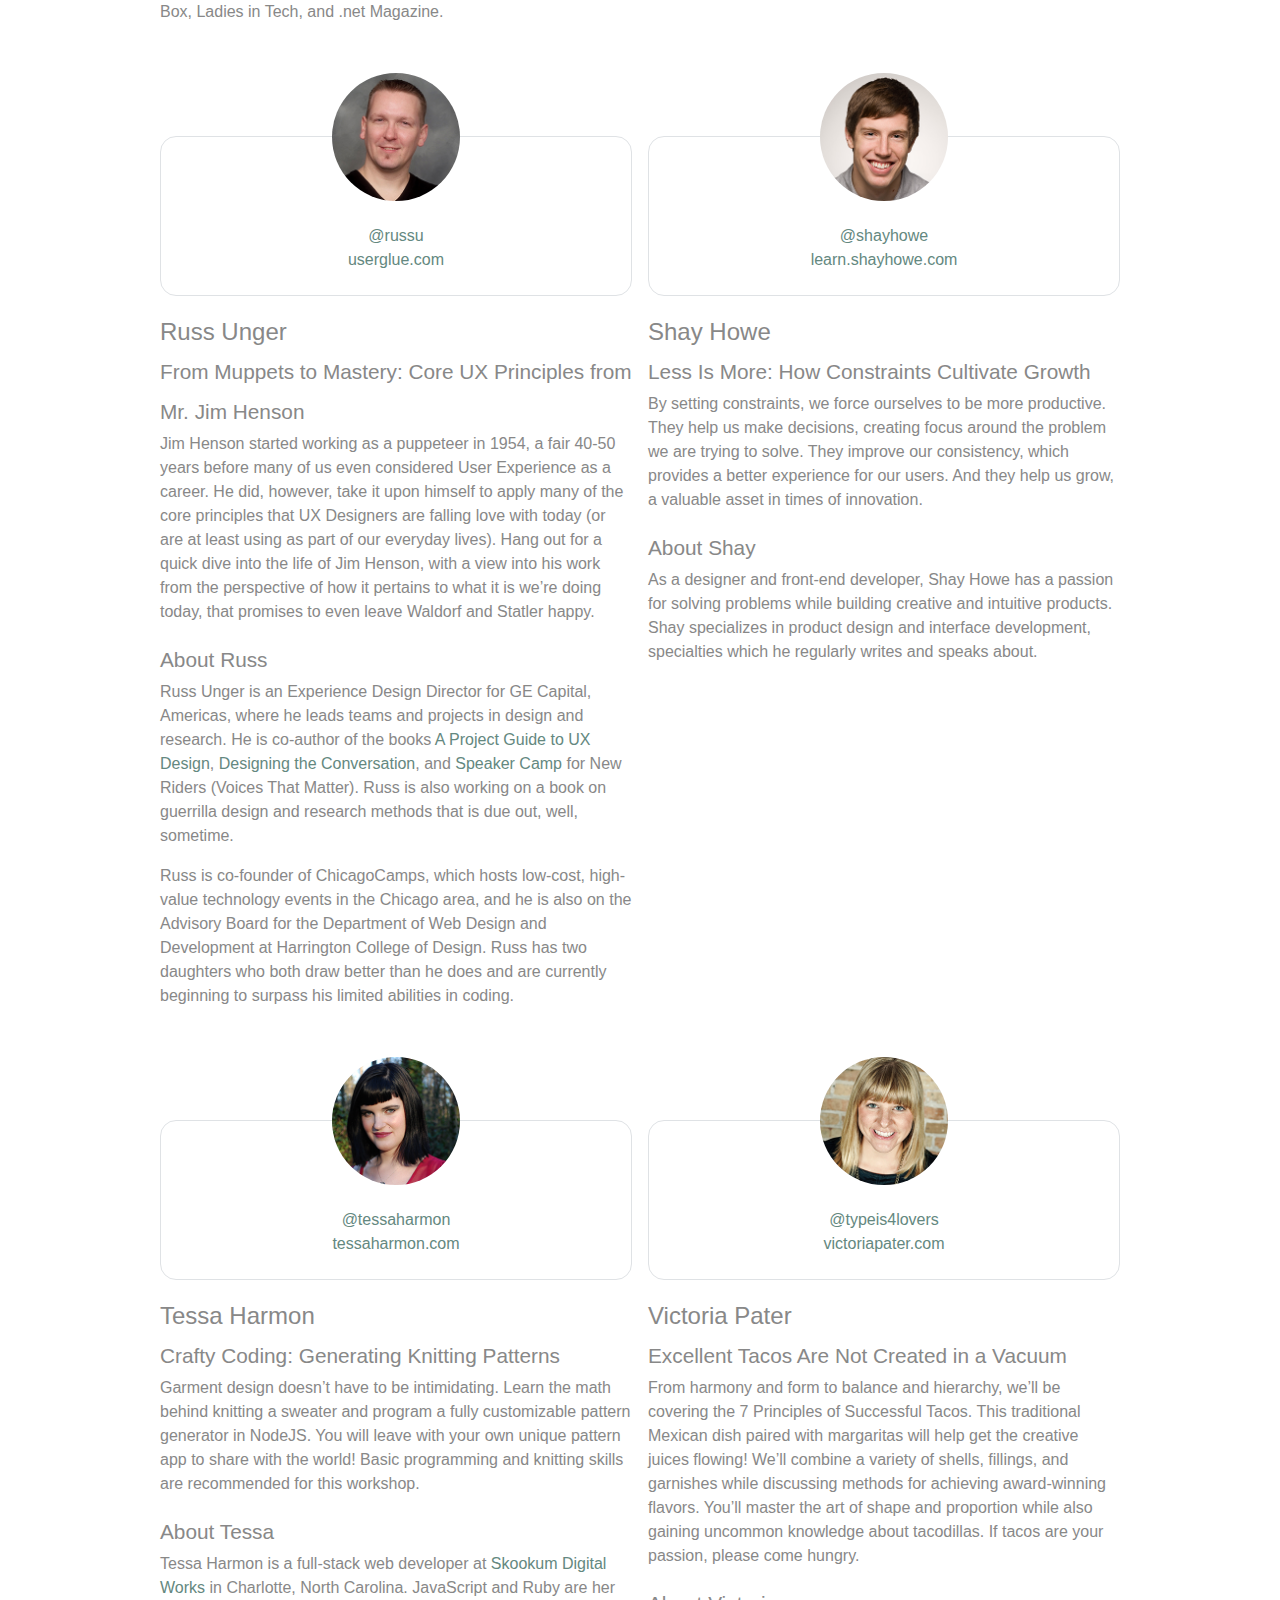
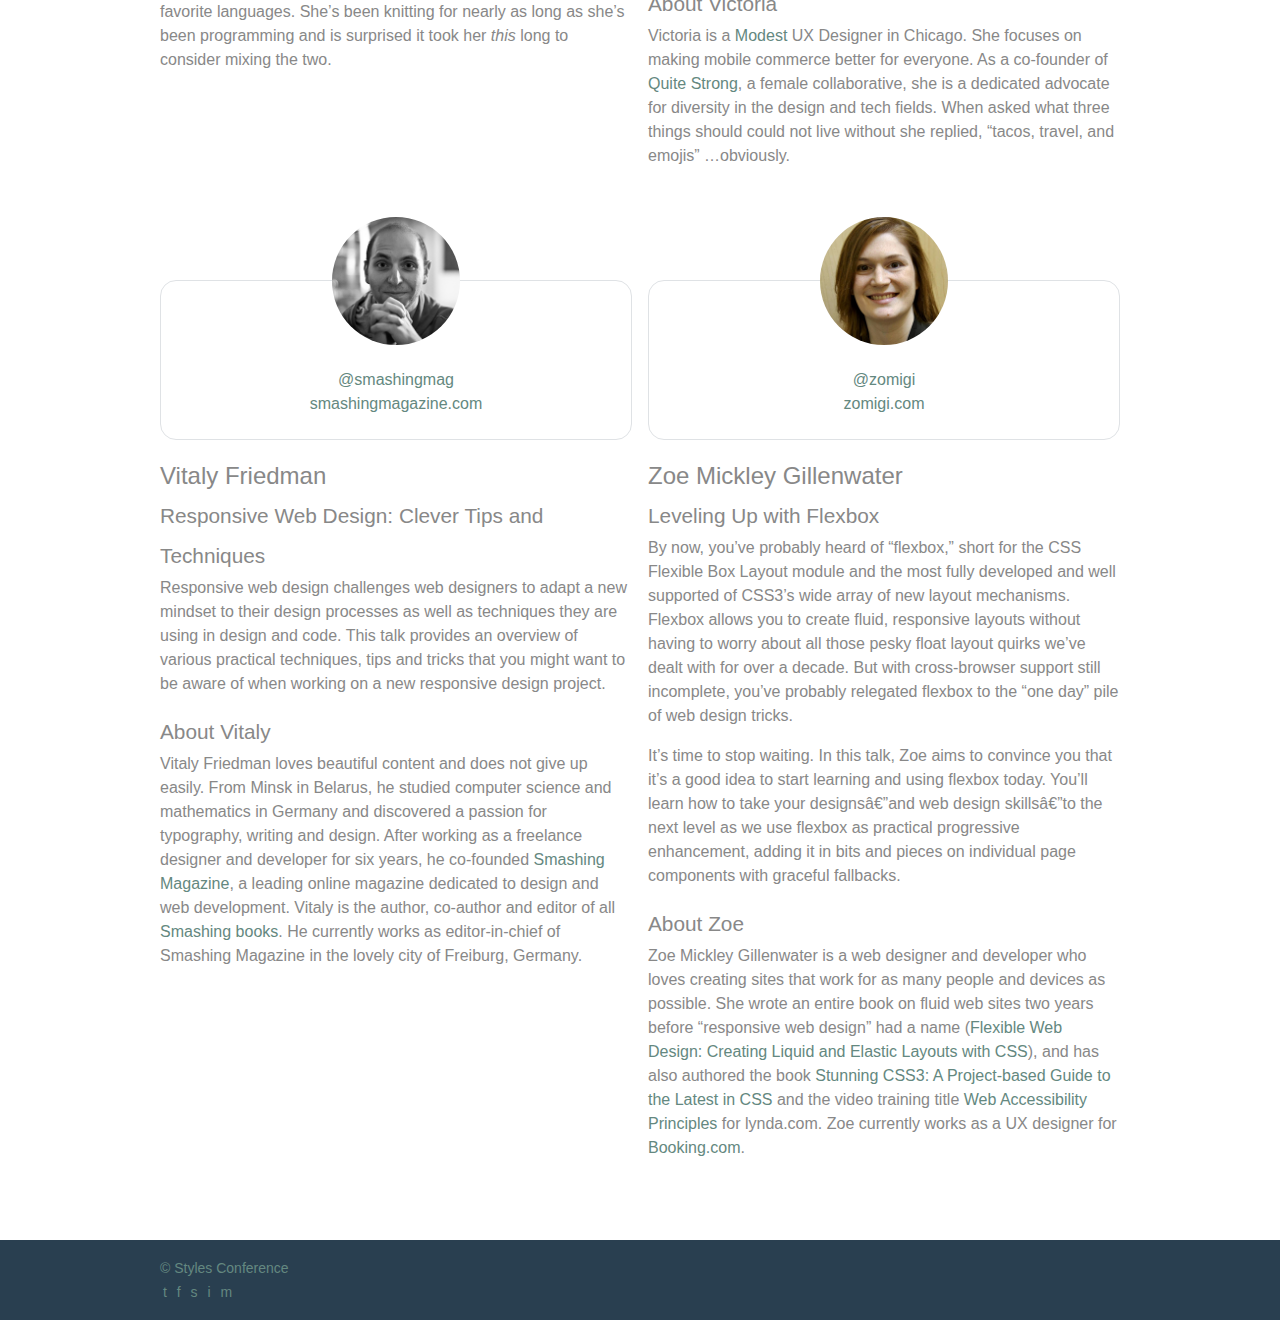
<file: completed/StyleConference/speakers.html>
<!DOCTYPE html>
<html lang="en">

<head>
  <meta charset="utf-8" />
  <meta name="viewport" content="width=device-width, initial-scale=1">
  <title>Speakers - Styles Conference</title>
  <link rel="icon" href="favicon.ico" type="image/x-icon" />
  <link rel="stylesheet" href="assets/stylesheets/main.css" />
</head>

<body>
  <!-- header -->
  
  <header>    
      <h1>
        <a href="index.html">Styles <br />
          Conference</a>
      </h1>

      <p>August 24&ndash;26th &mdash; Chicago, IL</p>

      <nav>
        <ul>
          <li><a href="index.html">Home</a></li>
          <li><a>Speakers</a></li>
          <li><a href="schedule.html">Schedule</a></li>
          <li><a href="venue.html">Venue</a></li>
          <li><a href="register.html">Register</a></li>
        </ul>
      </nav>
    
  </header>

  <!-- Lead -->

  <section class="lead">    
      <h2>Speakers</h2>
      <p>
        We&#8217;re happy to welcome over twenty speakers to present on the
        industry&#8217;s latest technologies. Prepare for an inspiration
        extravaganza.
      </p>
    
  </section>

  <!-- Main content -->

  <main id="speakers">    
      <!-- Aaron Irizarry -->
      <article id="aaron-irizarry">
        <section>
          <h3>Aaron Irizarry</h3>
          <h4>Designing a Culture of Design</h4>
          <p>
            Workplace culture doesn&#8217;t start with beanbags, foosball
            tables, or a beer fridge, and it doesn&#8217;t end with neckties,
            PCs, or big corporations. It&#8217;s the unwritten rules,
            behavior, beliefs, and the motivations that enable good work to
            get done, or it&#8217;s what stifles a workforce. For design to be
            most effective and for designers to feel valued, we need to work
            in a culture that
            <span>embraces design and allows it to succeed.</span>
          </p>

          <p>
            In Aaron&#8217;s session he will explore how to recognize the
            traits of organizations that *get* design, both large and small.
            He will share what those teams, departments, and companies have
            that others don&#8217;t, and more importantly, how to begin to
            change your own workplace&#8217;s culture. Once you&#8217;ve
            worked within a culture of design it&#8217;s almost impossible to
            imagine yourself anywhere else.
          </p>

          <h4>About Aaron</h4>

          <p>
            Aaron Irizarry is a Senior Product Designer for Nasdaq OMX, a
            lover of heavy metal, a foodie, and a master of BBQ arts. You can
            find some of his thoughts and presentations on the conversation
            surrounding design over at
            <a href="http://www.discussingdesign.com/">discussingdesign.com</a>.
          </p>
        </section>
        <figure>
          <img src="assets/images/speakers/aaron-irizarry.jpg" alt="Aaron Irizarry" />
          <figcaption>
            <ul>
              <li><a href="https://twitter.com/aaroni">@aaroni</a></li>
              <li><a href="http://www.thisisaaronslife.com/">thisisaaronslife.com</a></li>
            </ul>
          </figcaption>
        </figure>
      </article>
      <!-- Adam Connor -->
      <article id="adam-connor">
        <section>
          <h3>Adam Connor</h3>
          <h4>
            Lights! Camera! Interaction! Design Inspiration from Filmmakers
          </h4>

          <p>
            Films succeed in evoking responses and engaging audiences only
            with a combination of well-written narrative and effective
            storytelling technique. It&#8217;s the filmmaker&#8217;s job to
            put this together. To do so they&#8217;ve developed processes,
            tools and techniques that allow them to focus attention, emphasize
            information, foreshadow and produce the many elements that
            together comprise a well-told story.
          </p>

          <p>
            With this workshop, we&#8217;ll revisit the topic of using stories
            in design and expand on the technical aspects used in film to
            communicate. We&#8217;ll look at some tools used in film, such as
            cinematic patterns, beat sheets, and storyboards. We&#8217;ll
            consider why they&#8217;re used and how we might look to them for
            inspiration.
          </p>

          <h4>About Adam</h4>

          <p>
            Adam Connor is a designer, illustrator and speaker passionate
            about collaboration, communication, creativity and storytelling.
            As an Experience Design Director with Mad*Pow, Adam combines 10+
            years of experience in interaction and experience design with a
            background in computer science, film, and animation to create
            effective and easy-to-use digital products and services. He
            believes that no matter how utilitarian a tool is, at the core of
            its creation lies a story; uncovering that story is key to its
            success. Occasionally, he shares his perspectives on design at
            <a href="http://adamconnor.com/">adamconnor.com</a> and
            <a href="http://www.discussingdesign.com/">discussingdesign.com</a>.
          </p>
        </section>
        <figure>
          <img src="assets/images/speakers/adam-connor.jpg" alt="Adam Connor" />

          <figcaption>
            <ul>
              <li>
                <a href="https://twitter.com/adamconnor">@adamconnor</a>
              </li>
              <li><a href="http://adamconnor.com/">adamconnor.com</a></li>
            </ul>
          </figcaption>
        </figure>
      </article>
      <!-- AJ Self -->
      <article id="aj-self">
        <section>
          <h3>AJ Self</h3>
          <h4>(You Should Be) Testing Your JavaScript</h4>

          <p>
            JavaScript applications frequently utilize battle-tested libraries
            like jQuery, AngularJS, Backbone.js and more, but how can we be
            sure that our code is ready for production? This talk will share
            tips on how writing tests can be written easily and quickly and
            how to remove buggy code through testing.
          </p>

          <h4>About AJ</h4>

          <p>
            AJ is a software engineer specializing in JavaScript working at
            Belly in Chicago. Lately he has been writing applications with
            AngularJS and loving it. When not coding he is out loving the
            outdoors with his dog, Sunshine.
          </p>
        </section>
        <figure>
          <img src="assets/images/speakers/aj-self.jpg" alt="AJ Self" />

          <figcaption>
            <ul>
              <li><a href="https://twitter.com/ajself">@ajself</a></li>
              <li><a href="http://www.ajself.com/">ajself.com</a></li>
            </ul>
          </figcaption>
        </figure>
      </article>
      <!-- Arman Ghosh -->
      <article id="arman-ghosh">
        <section>
          <h3>Arman Ghosh</h3>
          <h4>Designing Deals: How Good Design Drives Sales</h4>

          <p>
            Perception influences decisions, especially when it comes to
            selling products and services. Learn why before you even start
            sales conversations; good, thoughtful design and presentation will
            define you and your ability to close deals.
          </p>

          <h4>About Arman</h4>

          <p>
            Arman is an entrepreneur who has his roots planted in building
            aggressive sales and revenue-generating teams. Having built out
            national sales and operations teams in the B2B and consumer
            spaces, his focus has been driving aggressive growth for
            technology-based companies. He has an extensive operating
            background and has built a career disrupting sales processes and
            approaches with companies doing the same in their respective
            technology spaces.
          </p>
        </section>
        <figure>
          <img src="assets/images/speakers/arman-ghosh.jpg" alt="Arman Ghosh" />

          <figcaption>
            <ul>
              <li>
                <a href="https://twitter.com/armanghosh">@armanghosh</a>
              </li>
            </ul>
          </figcaption>
        </figure>
      </article>
      <!-- Bermon Painter -->
      <article id="bermon-painter">
        <section>
          <h3>Bermon Painter</h3>
          <h4>Death to Wireframes: Long Live Rapid Prototyping</h4>

          <p>
            Static wireframes are a drag on the whole design process.
            Prototyping makes things a little better by allowing you to stitch
            together static wireframes or mockups while adding basic
            interactions. Rapid prototyping with HTML, CSS, and JavaScript is
            even better and faster; it increases collaboration and improves
            the iteration process. Kill your wireframes. Long live rapid
            prototyping.
          </p>

          <h4>About Bermon</h4>

          <p>
            Bermon is the organizer of various community groups for user
            experience designers and front-end developers, and the organizer
            of Blend Conference, a three-day, multi-track event for user
            experience strategists, designers and developers. He also leads
            the user experience team for Cardinal Solutions&#8217; Charlotte
            office, where he consults with large enterprise clients on
            interesting problems across user experience, design and front-end
            development.
          </p>
        </section>
        <figure>
          <img src="assets/images/speakers/bermon-painter.jpg" alt="Bermon Painter" />

          <figcaption>
            <ul>
              <li>
                <a href="https://twitter.com/bermonpainter">@bermonpainter</a>
              </li>
              <li>
                <a href="http://bermonpainter.com/">bermonpainter.com</a>
              </li>
            </ul>
          </figcaption>
        </figure>
      </article>
      <!-- Brad Smith -->
      <article id="brad-smith">
        <section>
          <h3>Brad Smith</h3>
          <h4>What Designers and Strategists Can Learn from Dick Fosbury</h4>

          <p>
            Dick Fosbury is an American track and field athlete who challenged
            the conventional approach to the high jump with an unorthodox
            &#8220;back first&#8221; technique that became known as the
            Fosbury Flop. His innovative approach to a sport that seemed to
            have reached its limits was ridiculed at first, with sportswriters
            labeling him &#8220;the world&#8217;s laziest high jumper&#8221;
            &#8212; but today variations of the Fosbury Flop are used by
            almost every high jumper.
          </p>

          <p>
            We need to challenge conventions, too. Many of the design
            conventions used in web, mobile and device interfaces have evolved
            from systems and processes that no longer connect with our
            audiences&#8217; realities: a floppy disk as a metaphor to
            &#8220;save&#8221; information, push buttons as control devices
            and typography standards derived from mechanical typesetting.
          </p>

          <p>
            As designers and strategists, we need to think like Dick Fosbury,
            to deconstruct analogues, and to free ourselves from outdated
            ideas so that we can develop the new interfaces and interactions
            of the future.
          </p>

          <h4>About Brad</h4>

          <p>
            Brad Smith is executive director for WebVisions, a conference that
            explores the future of the web. Most recently he launched
            &#8220;The Institute for Social Good,&#8221; an organization that
            connects non-profits with volunteers willing to spend a day
            building awesome web and mobile apps to change the world for the
            better.
          </p>
        </section>
        <figure>
          <img src="assets/images/speakers/brad-smith.jpg" alt="Brad Smith" />

          <figcaption>
            <ul>
              <li>
                <a href="http://www.webvisionsevent.com/">webvisionsevent.com</a>
              </li>
              <li>
                <a href="http://www.instituteforsocialgood.org/">instituteforsocialgood.org</a>
              </li>
            </ul>
          </figcaption>
        </figure>
      </article>
      <!-- Candi Lemoine -->
      <article id="candi-lemoine">
        <section>
          <h3>Candi Lemoine</h3>
          <h4>Making Remote Development Work</h4>

          <p>
            It&#8217;s not uncommon for developers and designers to work from
            home. There are also a few companies that have multiple offices.
            Working for a business that spans three different time zones,
            Candi Lemoine will show how you make cross-office collaboration
            work. She will suggest various helpful tools because constant
            communication is key.
          </p>

          <h4>About Candi</h4>

          <p>
            Candi Lemoine is a User Interface Developer at Dominion Marine
            Media as well as a Customer Advocate at A Book Apart. Aside from
            researching about user experience and design patterns, she also
            loves mentoring college students about the front-end side of the
            web. She also enjoys participating in hackathons with other
            co-workers and students.
          </p>
        </section>
        <figure>
          <img src="assets/images/speakers/candi-lemoine.jpg" alt="Candi Lemoine" />

          <figcaption>
            <ul>
              <li>
                <a href="https://twitter.com/candicodeit">@candicodeit</a>
              </li>
              <li><a href="http://candicode.it/">candicode.it</a></li>
            </ul>
          </figcaption>
        </figure>
      </article>
      <!-- Carolyn Chandler -->
      <article id="carolyn-chandler">
        <section>
          <h3>Carolyn Chandler</h3>
          <h4>The Business of Play</h4>

          <p>
            Play isn&#8217;t just for kids and heavy gamers. Anyone with a
            Foursquare account knows that &#8211; and the stickiness of a
            badge and a leaderboard. But a good, playful user experience
            isn&#8217;t about those surface elements either &#8211; it&#8217;s
            about creating an environment with well-understood rules,
            meaningful objectives, and a sense of fun. Whether you&#8217;re
            trying to encourage people &#8211; or yourself &#8211; to save
            money or to lose weight, a focus on game mechanics and play could
            be the trump card you&#8217;re looking for.
          </p>

          <h4>About Carolyn</h4>

          <p>
            Carolyn Chandler has been working in the field of User Experience
            Design for over 14 years. She was an adjunct professor at DePaul
            University and is the UX Design Instructor at The Starter League,
            where she first developed her activity-based approach for teaching
            core design concepts. Carolyn is the co-founder of The School for
            Digital Craftsmanship and co-author of two books,
            <cite>A Project Guide to UX Design</cite> and
            <cite>Adventures in Experience Design</cite>.
          </p>
        </section>
        <figure>
          <img src="assets/images/speakers/carolyn-chandler.jpg" alt="Carolyn Chandler" />

          <figcaption>
            <ul>
              <li><a href="https://twitter.com/chanan">@chanan</a></li>
              <li><a href="http://www.dhalo.com/">dhalo.com</a></li>
            </ul>
          </figcaption>
        </figure>
      </article>
      <!-- Chris Mills -->
      <article id="chris-mills">
        <section>
          <h3>Chris Mills</h3>
          <h4>Heavy Metal Coding</h4>

          <p>
            In this unconventional talk, Chris Mills will encourage you to
            pick up some drum sticks in addition to your laptop, and beat out
            a rhythm of learning &#8211; both of code and drum beats!
            You&#8217;ll learn basic JavaScript and CSS, plus beginner&#8217;s
            heavy metal drum patterns. The two are a marriage made in heaven,
            as nothing is a better antidote to code frustration than beating
            seven shades of **** out of a drum kit.
          </p>

          <h4>About Chris</h4>

          <p>
            Chris Mills is a Senior Tech Writer at Mozilla, where he writes
            docs and demos about open web apps, Firefox OS and related
            subjects. He loves tinkering around with HTML, CSS, JavaScript and
            other web technologies, and gives occasional tech talks at
            conferences and universities.
          </p>
        </section>
        <figure>
          <img src="assets/images/speakers/chris-mills.jpg" alt="Chris Mills" />

          <figcaption>
            <ul>
              <li>
                <a href="https://twitter.com/chrisdavidmills">@chrisdavidmills</a>
              </li>
              <li>
                <a href="https://developer.mozilla.org/">developer.mozilla.org</a>
              </li>
            </ul>
          </figcaption>
        </figure>
      </article>
      <!-- Dan Denney -->
      <article id="dan-denney">
        <section>
          <h3>Dan Denney</h3>
          <h4>Creating HTML Emails Can Be Fun</h4>

          <p>
            In this presentation Dan will share techniques on how to send
            awesome messages using CSS, media queries and everyone&#8217;s
            favorite HTML element: tables. The fun part comes in the tools
            available for automation and testing to make it feel less like
            1999.
          </p>

          <h4>About Dan</h4>

          <p>
            Dan is a front-end dev at Envy Labs, where he works on client
            projects and Code School. He has been called a &#8220;seriously
            good copy and paster&#8221; and he puts those skills to use as he
            spends his days learning, unlearning and relearning how to build
            things for the web.
          </p>
        </section>
        <figure>
          <img src="assets/images/speakers/dan-denney.jpg" alt="Dan Denney" />

          <figcaption>
            <ul>
              <li><a href="https://twitter.com/dandenney">@dandenney</a></li>
              <li><a href="http://dandenney.com/">dandenney.com</a></li>
            </ul>
          </figcaption>
        </figure>
      </article>
      <!-- Darby Frey -->
      <article id="darby-frey">
        <section>
          <h3>Darby Frey</h3>
          <h4>Building a Mobile Layout</h4>

          <p>
            Designing for mobile is challenging. With the ever-changing
            landscape of devices and screen sizes, there is no way to predict
            every possible canvas we will be designing for. Luckily, there are
            a few tools at our disposal that allow us to be confident in our
            designs.
          </p>

          <p>
            In this session we will introduce some of these tools and sectione
            into some code to see how they can be used to create designs that
            look great on any device.
          </p>

          <h4>About Darby</h4>

          <p>
            Darby Frey is a software engineer and consultant who has worked on
            web and mobile applications for many clients including Groupon,
            Toyota, Paramount Pictures and others. Currently he is working
            with Belly in Chicago to create the world&#8217;s best customer
            loyalty platform. He can be found on Twitter at
            <a href="https://twitter.com/darbyfrey">@darbyfrey</a>.
          </p>
        </section>
        <figure>
          <img src="assets/images/speakers/darby-frey.jpg" alt="Darby Frey" />

          <figcaption>
            <ul>
              <li><a href="https://twitter.com/darbyfrey">@darbyfrey</a></li>
              <li><a href="http://darbyfrey.com/">darbyfrey.com</a></li>
            </ul>
          </figcaption>
        </figure>
      </article>
      <!-- Erica Decker -->
      <article id="erica-decker">
        <section>
          <h3>Erica Decker</h3>
          <h4>What Disney Can Teach You about User Experience Design</h4>

          <p>
            From the creation of the 1937 film
            <cite>Snow White and the Seven Dwarves</cite>, to newer animated
            films such as <cite>The Princess and the Frog</cite>, to the
            branded &#8220;Wonderful World of Disney&#8221; itself, the Disney
            empire has been built upon a design ecosystem. Each film, theme
            park, or cruise shares a holistic view of a perfect world across
            time and cultures. Within each experience, the same beloved
            character traits are highlighted, similar visual and animation
            styles are used, and the same story and musical techniques are
            leveraged to bring the audience to an emotional place. This helps
            make the user experience familiar and nostalgic, and lightens the
            audience&#8217;s cognitive load to promote enjoyment. Join Erica
            as she highlights Disney&#8217;s user experience techniques and
            outlines how you can use them to design an ecosystem that will
            leave behind a lasting legacy, even while waiting in an extremely
            long line.
          </p>

          <h4>About Erica</h4>

          <p>
            Erica Decker is a designer, developer, and speaker with a passion
            for technology, challenges, and all things design. She believes
            that fast-paced, iterative, holistic design is the best way to
            drive product innovation, and can support that belief with a lot
            of evidence. She has designed engaging digital experiences for
            Fortune 500 companies, non-profits, and upcoming companies alike,
            and is currently writing this bio while referring to herself in
            the third person.
          </p>
        </section>
        <figure>
          <img src="assets/images/speakers/erica-decker.jpg" alt="Erica Decker" />

          <figcaption>
            <ul>
              <li><a href="http://ericadecker.com/">ericadecker.com</a></li>
            </ul>
          </figcaption>
        </figure>
      </article>
      <!-- Estelle Weyl -->
      <article id="estelle-weyl">
        <section>
          <h3>Estelle Weyl</h3>
          <h4>Select This!</h4>

          <p>
            Pick an element, any element. Style it. Manipulate it. No IDs. No
            classes. No jQuery necessary. Learn all the new features of
            selectors in CSS and JavaScript hat enable you to select this DOM
            node, that DOM node, and even an imaginary DOM node based on
            attributes, relation to other elements, location in the DOM, or
            just an element&#8217;s mere existence.
          </p>

          <h4>About Estelle</h4>

          <p>
            <a href="https://twitter.com/estellevw">Estelle Weyl</a> is an
            internationally published author (<cite><a href="http://shop.oreilly.com/product/0636920021711.do">Mobile
                HTML5</a></cite>,
            <cite><a href="http://shop.oreilly.com/product/0636920018063.do">HTML5: The Definitive Guide</a></cite>
            and
            <cite><a href="http://shop.oreilly.com/product/9780980846904.do">HTML5 and CSS3 for the Real
                World</a></cite>), speaker, trainer, and consultant. Estelle shares esoteric
            tidbits learned while programming CSS, JavaScript and HTML,
            provides tutorials and detailed grids of CSS3 and HTML5 browser
            support at
            <a href="http://www.standardista.com/">Standardista</a>. Her
            tutorials and workshops are available on
            <a href="http://estelle.github.io/">GitHub</a>.
          </p>
        </section>
        <figure>
          <img src="assets/images/speakers/estelle-weyl.jpg" alt="Estelle Weyl" />

          <figcaption>
            <ul>
              <li><a href="https://twitter.com/estellevw">@estellevw</a></li>
              <li><a href="http://standardista.com/">standardista.com</a></li>
            </ul>
          </figcaption>
        </figure>
      </article>
      <!-- Jen Myers -->
      <article id="jen-myers">
        <section>
          <h3>Jen Myers</h3>
          <h4>Teaching Our CSS to Play Nice</h4>

          <p>
            Talk abstract: As our websites, applications and teams grow larger
            and more complicated, so does our CSS. Before we know it, we find
            ourselves no longer with cute little stylesheets, but sprawling,
            surly teenaged CSS that doesn&#8217;t always play nice with
            others. We need to learn how to manage and optimize our CSS no
            matter how large the project or diverse the team. If we start
            early, we can use best practices and tools to raise full-grown
            stylesheets any designer or developer would be happy to work with.
          </p>

          <h4>About Jen</h4>

          <p>
            Jen Myers is a web designer/developer and part of the instructor
            team at Dev Bootcamp in Chicago. In 2011, she founded the
            Columbus, Ohio chapter of Girl Develop It, an organization that
            provides introductory coding classes aimed at women, and she
            currently co-leads the Girl Develop It Chicago chapter. She speaks
            regularly about design, development and diversity, and focuses on
            finding new ways to make both technology and technology education
            accessible to everyone.
          </p>
        </section>
        <figure>
          <img src="assets/images/speakers/jen-myers.jpg" alt="Jen Myers" />

          <figcaption>
            <ul>
              <li>
                <a href="https://twitter.com/antiheroine">@antiheroine</a>
              </li>
              <li><a href="http://jenmyers.net/">jenmyers.net</a></li>
            </ul>
          </figcaption>
        </figure>
      </article>
      <!-- Jenn Downs -->
      <article id="jenn-downs">
        <section>
          <h3>Jenn Downs</h3>
          <h4>What&#8217;s Stopping You?</h4>

          <p>
            Creating in the face of negativity, fear, health problems, and
            your inner critic can at times feel impossible. Let&#8217;s face
            our fears together, name these problems and break them down,
            silence our inner critics, and talk about when it&#8217;s time to
            take a break or let go of a project for good.
          </p>

          <h4>About Jenn</h4>

          <p>
            Jenn Downs swung her way through the jungle at MailChimp from
            support to tech writing to UX Design Research. After six years
            she&#8217;s been bitten by the entrepreneurship bug and she is now
            the Business/Tech Manager for Carpenter Koby Downs in Atlanta.
            Never one to only do one thing at a time, Jenn is also doing
            freelance email marketing and UX work on the side.
          </p>

          <p>
            Outside of loving the web, Jenn is a songwriter and loves Rock and
            Roll!
          </p>
        </section>
        <figure>
          <img src="assets/images/speakers/jenn-downs.jpg" alt="Jenn Downs" />

          <figcaption>
            <ul>
              <li>
                <a href="https://twitter.com/beparticular">@beparticular</a>
              </li>
              <li><a href="http://beparticular.com/">beparticular.com</a></li>
            </ul>
          </figcaption>
        </figure>
      </article>
      <!-- Jennifer Jones -->
      <article id="jennifer-jones">
        <section>
          <h3>Jennifer Jones</h3>
          <h4>What Designers Can Learn from Parenting</h4>

          <p>
            That first client meeting may not feel as warm and fulfilling as
            the first time you hold your newborn child, but consider the
            similarities.
          </p>

          <p>
            You know each other but have never met. As the relationship grows
            you will have to rely on your experiences and education to gently
            guide them while allowing flexibility for projects to change and
            evolve. It&#8217;s not your job to control everything, but if you
            are successful you will create a well-rounded piece that everyone
            involved can love.
          </p>

          <h4>About Jennifer</h4>

          <p>
            Jennifer Jones is an event coordinator for the WebVisions
            Conference and also co-authors a blog with her teenage daughter.
            She and her family live in Portland, Oregon where she balances
            work, parenting and any other life challenge with honesty, humor
            and liquor.
          </p>
        </section>
        <figure>
          <img src="assets/images/speakers/jennifer-jones.jpg" alt="Jennifer Jones" />

          <figcaption>
            <ul>
              <li>
                <a href="https://twitter.com/Foerocious">@foerocious</a>
              </li>
              <li>
                <a href="http://crampedconversations.com/">crampedconversations.com</a>
              </li>
            </ul>
          </figcaption>
        </figure>
      </article>
      <!-- Leslie Jensen-Inman -->
      <article id="leslie-jensen-inman">
        <section>
          <h3>Dr. Leslie Jensen-Inman</h3>
          <h4>Designing to Learn</h4>

          <p>
            We&#8217;ve reached a point where non-designers understand the
            value of design. This has led to an increase in demand for design
            talent. In the past, we would have turned to institutions of
            higher education to help us find new talent; however,
            today&#8217;s graduates often finish school without the skills
            they need to thrive in a professional design setting.
          </p>

          <p>
            There is a massive gap between what students learn and what
            industry needs. This skills gap leaves graduates unable to find
            jobs and hiring companies unable to find talent. How we approach
            this challenge will affect the continued relevance and value of
            design.
          </p>

          <h4>About Leslie</h4>

          <p>
            <a href="http://www.jenseninman.com">Dr. Leslie Jensen-Inman</a>
            is a designer, speaker, author, and educator. Leslie is co-founder
            of the user experience design school
            <a href="http://www.centercentre.com">Center Centre</a>, where she
            connects industry, education, and community. Creative Director and
            co-author of
            <cite>InterACT with Web Standards: A holistic approach to web
              design</cite>, Leslie has written articles for publications such as
            <cite>A List Apart</cite>, <cite>The Pastry Box</cite>,
            <cite>Ladies in Tech</cite>, and <cite>.net Magazine</cite>.
          </p>
        </section>
        <figure>
          <img src="assets/images/speakers/leslie-jensen-inman.jpg" alt="Leslie Jensen-Inman" />

          <figcaption>
            <ul>
              <li>
                <a href="https://twitter.com/jenseninman">@jenseninman</a>
              </li>
              <li>
                <a href="http://unicorninstitute.com/">unicorninstitute.com</a>
              </li>
            </ul>
          </figcaption>
        </figure>
      </article>
      <!-- Maya Bruck -->
      <article id="maya-bruck">
        <section>
          <h3>Maya Bruck</h3>
          <h4>So You Want to Be a Unicorn</h4>

          <p>
            They&#8217;re elusive, those rare beings who do front-end
            development, visual design, project management, UX, content
            strategy, and are whizzes at user research. In an industry
            that&#8217;s constantly changing and evolving, there are both
            benefits and drawbacks to being a generalist. We&#8217;ll walk
            through strategies to fill gaps in your skill set while working a
            full-time job, and collaborative tools and techniques you can use
            while you quest to learn it all.
          </p>

          <h4>About Maya</h4>

          <p>
            Maya Bruck is Creative Director at Pixo, a growing, employee-run
            digital consulting agency, where she guides clients through
            identity crisis to a meaningful, impactful web presence. In
            addition to conducting client therapy, she also designs websites
            and applications that are both beautiful and organization
            changing.
          </p>

          <p>
            A passion for collaboration and community led her to co-found the
            Champaign-Urbana Design Organization (CUDO) in 2008, and through
            CUDO she has cultivated a vibrant design culture in the community.
            She speaks regularly about design and client management and is
            overcoming her fear of learning JavaScript.
          </p>
        </section>
        <figure>
          <img src="assets/images/speakers/maya-bruck.jpg" alt="Maya Bruck" />

          <figcaption>
            <ul>
              <li><a href="https://twitter.com/mayabruck">@mayabruck</a></li>
              <li><a href="http://pixotech.com/">pixotech.com</a></li>
            </ul>
          </figcaption>
        </figure>
      </article>
      <!-- Russ Unger -->
      <article id="russ-unger">
        <section>
          <h3>Russ Unger</h3>
          <h4>
            From Muppets to Mastery: Core UX Principles from Mr. Jim Henson
          </h4>

          <p>
            Jim Henson started working as a puppeteer in 1954, a fair 40-50
            years before many of us even considered User Experience as a
            career. He did, however, take it upon himself to apply many of the
            core principles that UX Designers are falling love with today (or
            are at least using as part of our everyday lives). Hang out for a
            quick dive into the life of Jim Henson, with a view into his work
            from the perspective of how it pertains to what it is we&#8217;re
            doing today, that promises to even leave Waldorf and Statler
            happy.
          </p>

          <h4>About Russ</h4>

          <p>
            Russ Unger is an Experience Design Director for GE Capital,
            Americas, where he leads teams and projects in design and
            research. He is co-author of the books
            <cite><a href="http://projectuxd.com/">A Project Guide to UX Design</a></cite>,
            <cite><a href="http://www.designingtheconversation.com/">Designing the Conversation</a></cite>, and
            <cite><a href="http://speakercampbook.com/">Speaker Camp</a></cite>
            for New Riders (Voices That Matter). Russ is also working on a
            book on guerrilla design and research methods that is due out,
            well, sometime.
          </p>

          <p>
            Russ is co-founder of ChicagoCamps, which hosts low-cost,
            high-value technology events in the Chicago area, and he is also
            on the Advisory Board for the Department of Web Design and
            Development at Harrington College of Design. Russ has two
            daughters who both draw better than he does and are currently
            beginning to surpass his limited abilities in coding.
          </p>
        </section>
        <figure>
          <img src="assets/images/speakers/russ-unger.jpg" alt="Russ Unger" />

          <figcaption>
            <ul>
              <li><a href="https://twitter.com/russu">@russu</a></li>
              <li><a href="http://www.userglue.com/">userglue.com</a></li>
            </ul>
          </figcaption>
        </figure>
      </article>
      <!-- Shay Howe -->
      <article id="shay-howe">
        <section>
          <h3>Shay Howe</h3>
          <h4>Less Is More: How Constraints Cultivate Growth</h4>

          <p>
            By setting constraints, we force ourselves to be more productive.
            They help us make decisions, creating focus around the problem we
            are trying to solve. They improve our consistency, which provides
            a better experience for our users. And they help us grow, a
            valuable asset in times of innovation.
          </p>

          <h4>About Shay</h4>

          <p>
            As a designer and front-end developer, Shay Howe has a passion for
            solving problems while building creative and intuitive products.
            Shay specializes in product design and interface development,
            specialties which he regularly writes and speaks about.
          </p>
        </section>
        <figure>
          <img src="assets/images/speakers/shay-howe.jpg" alt="Shay Howe" />

          <figcaption>
            <ul>
              <li><a href="https://twitter.com/shayhowe">@shayhowe</a></li>
              <li>
                <a href="http://learn.shayhowe.com/">learn.shayhowe.com</a>
              </li>
            </ul>
          </figcaption>
        </figure>
      </article>
      <!-- Tessa Harmon -->
      <article id="tessa-harmon">
        <section>
          <h3>Tessa Harmon</h3>
          <h4>Crafty Coding: Generating Knitting Patterns</h4>

          <p>
            Garment design doesn&#8217;t have to be intimidating. Learn the
            math behind knitting a sweater and program a fully customizable
            pattern generator in NodeJS. You will leave with your own unique
            pattern app to share with the world! Basic programming and
            knitting skills are recommended for this workshop.
          </p>

          <h4>About Tessa</h4>

          <p>
            Tessa Harmon is a full-stack web developer at
            <a href="http://www.skookum.com/">Skookum Digital Works</a> in
            Charlotte, North Carolina. JavaScript and Ruby are her favorite
            languages. She&#8217;s been knitting for nearly as long as
            she&#8217;s been programming and is surprised it took her
            <em>this</em> long to consider mixing the two.
          </p>
        </section>
        <figure>
          <img src="assets/images/speakers/tessa-harmon.jpg" alt="Tessa Harmon" />

          <figcaption>
            <ul>
              <li>
                <a href="https://twitter.com/tessaharmon">@tessaharmon</a>
              </li>
              <li><a href="http://tessaharmon.com/">tessaharmon.com</a></li>
            </ul>
          </figcaption>
        </figure>
      </article>
      <!-- Victoria Pater -->
      <article id="victoria-pater">
        <section>
          <h3>Victoria Pater</h3>
          <h4>Excellent Tacos Are Not Created in a Vacuum</h4>

          <p>
            From harmony and form to balance and hierarchy, we&#8217;ll be
            covering the 7 Principles of Successful Tacos. This traditional
            Mexican dish paired with margaritas will help get the creative
            juices flowing! We&#8217;ll combine a variety of shells, fillings,
            and garnishes while discussing methods for achieving award-winning
            flavors. You&#8217;ll master the art of shape and proportion while
            also gaining uncommon knowledge about tacodillas. If tacos are
            your passion, please come hungry.
          </p>

          <h4>About Victoria</h4>

          <p>
            Victoria is a <a href="http://www.modest.com/">Modest</a> UX
            Designer in Chicago. She focuses on making mobile commerce better
            for everyone. As a co-founder of
            <a href="http://quitestrong.com/">Quite Strong</a>, a female
            collaborative, she is a dedicated advocate for diversity in the
            design and tech fields. When asked what three things should could
            not live without she replied, &#8220;tacos, travel, and
            emojis&#8221; &#8230;obviously.
          </p>
        </section>
        <figure>
          <img src="assets/images/speakers/victoria-pater.jpg" alt="Victoria Pater" />

          <figcaption>
            <ul>
              <li>
                <a href="https://twitter.com/typeis4lovers">@typeis4lovers</a>
              </li>
              <li>
                <a href="http://victoriapater.com/">victoriapater.com</a>
              </li>
            </ul>
          </figcaption>
        </figure>
      </article>
      <!-- Vitaly Friedman -->
      <article id="vitaly-friedman">
        <section>
          <h3>Vitaly Friedman</h3>
          <h4>Responsive Web Design: Clever Tips and Techniques</h4>

          <p>
            Responsive web design challenges web designers to adapt a new
            mindset to their design processes as well as techniques they are
            using in design and code. This talk provides an overview of
            various practical techniques, tips and tricks that you might want
            to be aware of when working on a new responsive design project.
          </p>

          <h4>About Vitaly</h4>

          <p>
            Vitaly Friedman loves beautiful content and does not give up
            easily. From Minsk in Belarus, he studied computer science and
            mathematics in Germany and discovered a passion for typography,
            writing and design. After working as a freelance designer and
            developer for six years, he co-founded
            <cite><a href="http://smashingmagazine.com/">Smashing Magazine</a></cite>, a leading online magazine
            dedicated to design and web
            development. Vitaly is the author, co-author and editor of all
            <a href="https://shop.smashingmagazine.com">Smashing books</a>. He
            currently works as editor-in-chief of
            <cite>Smashing Magazine</cite> in the lovely city of Freiburg,
            Germany.
          </p>
        </section>
        <figure>
          <img src="assets/images/speakers/vitaly-friedman.jpg" alt="Vitaly Friedman" />

          <figcaption>
            <ul>
              <li>
                <a href="https://twitter.com/smashingmag">@smashingmag</a>
              </li>
              <li>
                <a href="http://smashingmagazine.com/">smashingmagazine.com</a>
              </li>
            </ul>
          </figcaption>
        </figure>
      </article>
      <!-- Zoe Mickley Gillenwater -->
      <article id="zoe-mickley-gillenwater">
        <section>
          <h3>Zoe Mickley Gillenwater</h3>
          <h4>Leveling Up with Flexbox</h4>

          <p>
            By now, you&#8217;ve probably heard of &#8220;flexbox,&#8221;
            short for the CSS Flexible Box Layout module and the most fully
            developed and well supported of CSS3&#8217;s wide array of new
            layout mechanisms. Flexbox allows you to create fluid, responsive
            layouts without having to worry about all those pesky float layout
            quirks we&#8217;ve dealt with for over a decade. But with
            cross-browser support still incomplete, you&#8217;ve probably
            relegated flexbox to the &#8220;one day&#8221; pile of web design
            tricks.
          </p>

          <p>
            It&#8217;s time to stop waiting. In this talk, Zoe aims to
            convince you that it&#8217;s a good idea to start learning and
            using flexbox today. You&#8217;ll learn how to take your
            designsâ€”and web design skillsâ€”to the next level as we use
            flexbox as practical progressive enhancement, adding it in bits
            and pieces on individual page components with graceful fallbacks.
          </p>

          <h4>About Zoe</h4>

          <p>
            Zoe Mickley Gillenwater is a web designer and developer who loves
            creating sites that work for as many people and devices as
            possible. She wrote an entire book on fluid web sites two years
            before &#8220;responsive web design&#8221; had a name (<cite><a
                href="http://www.flexiblewebbook.com/">Flexible Web Design: Creating Liquid and Elastic Layouts with
                CSS</a></cite>), and has also authored the book
            <cite><a href="http://www.stunningcss3.com/">Stunning CSS3: A Project-based Guide to the Latest in
                CSS</a></cite>
            and the video training title
            <cite><a href="http://zomigi.com/publications/#pub-accessibility">Web Accessibility Principles</a></cite>
            for lynda.com. Zoe currently works as a UX designer for
            <a href="http://www.booking.com/">Booking.com</a>.
          </p>
        </section>
        <figure>
          <img src="assets/images/speakers/zoe-mickley-gillenwater.jpg" alt="Zoe Mickley Gillenwater" />

          <figcaption>
            <ul>
              <li><a href="https://twitter.com/zomigi">@zomigi</a></li>
              <li><a href="http://zomigi.com/">zomigi.com</a></li>
            </ul>
          </figcaption>
        </figure>
      </article>    
  </main>

  <!-- Footer -->
  
  <footer>
    
      <small>&copy; Styles Conference</small>
      <ul>
        <li><a>t</a></li>
        <li><a>f</a></li>
        <li><a>s</a></li>
        <li><a>i</a></li>
        <li><a>m</a></li>
      </ul>    
  </footer>
  
</body>

</html>
</file>
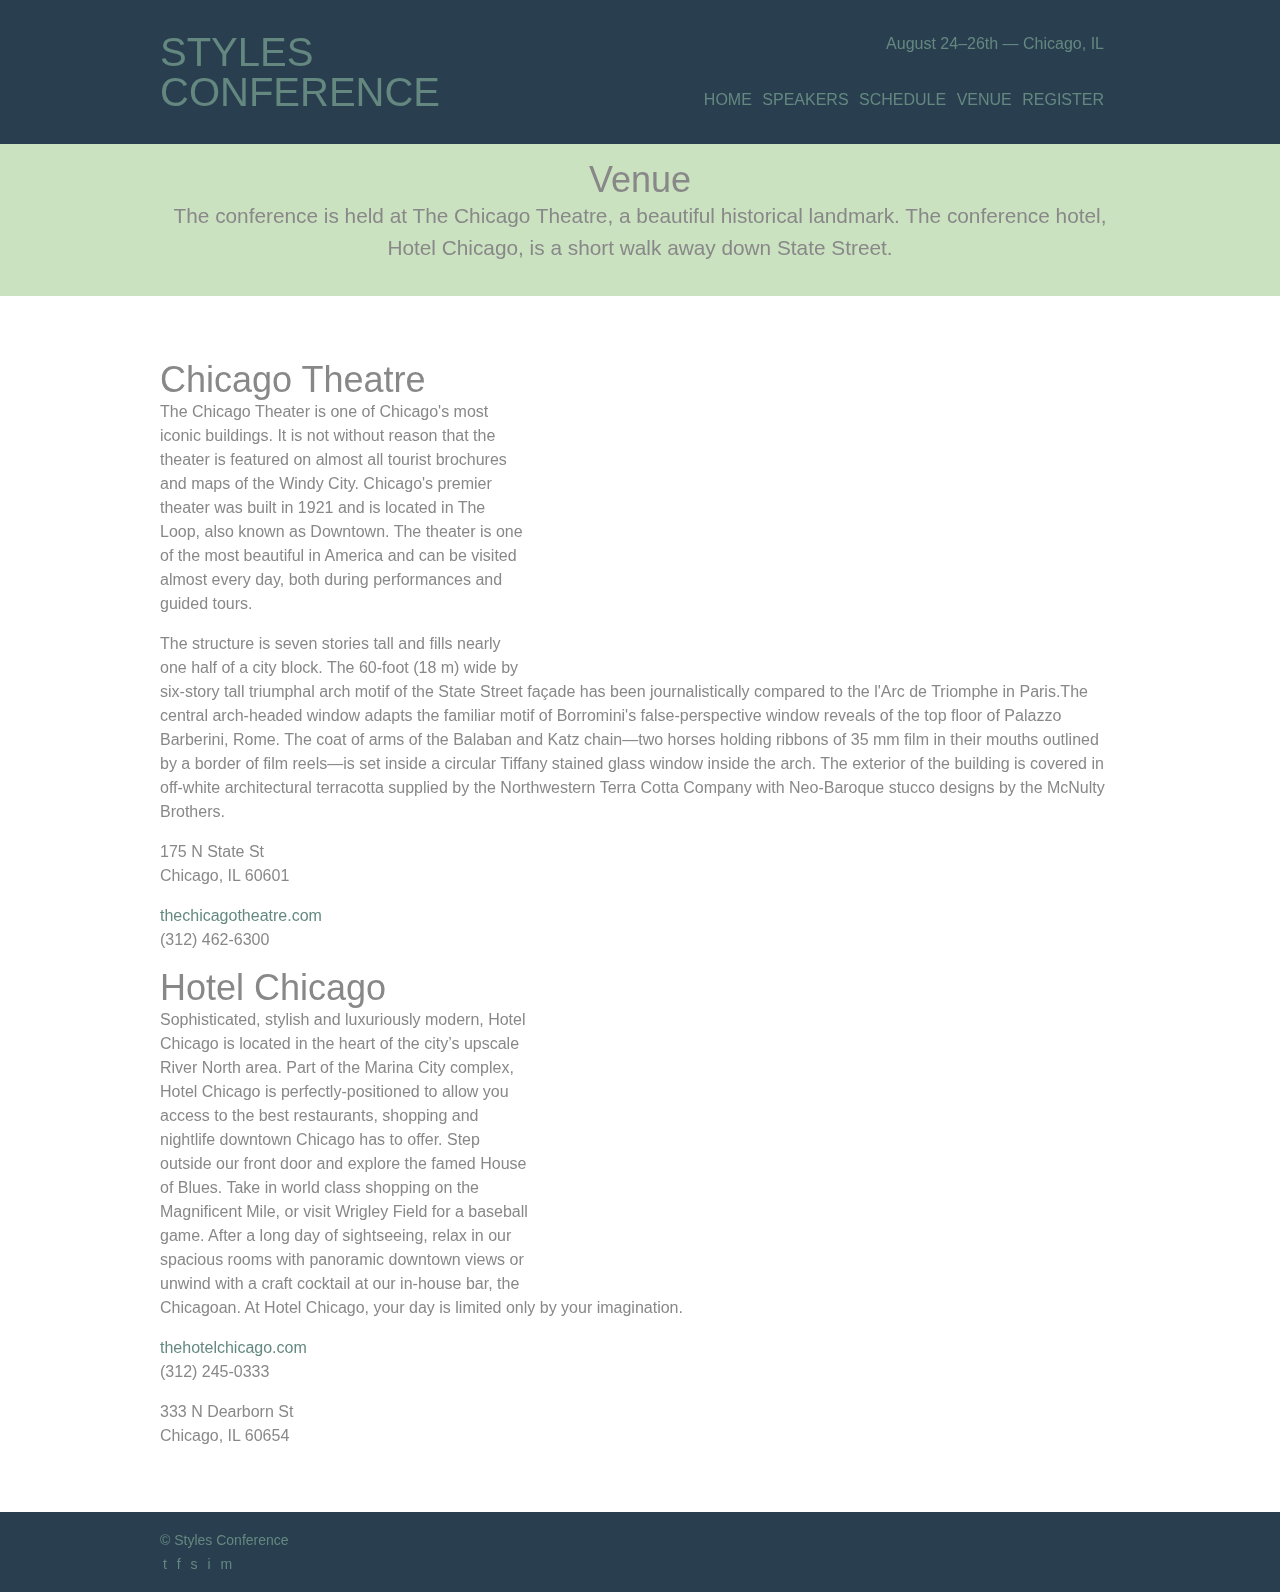
<file: completed/StyleConference/venue.html>
<!DOCTYPE html>
<html lang="en">
  <head>
    <meta charset="utf-8" />
    <meta name="viewport" content="width=device-width, initial-scale=1" />
    <title>Venue - Styles Conference</title>
    <link rel="icon" href="favicon.ico" type="image/x-icon" />
    <link rel="stylesheet" href="assets/stylesheets/main.css" />
  </head>

  <body>
    <!-- Header -->
    
    <header>
      <h1>
        <a href="index.html">Styles<br />Conference</a>
      </h1>

      <p>August 24&ndash;26th &mdash; Chicago, IL</p>

      <nav>
        <ul>
          <li><a href="index.html">Home</a></li>
          <li><a href="speakers.html">Speakers</a></li>
          <li><a href="schedule.html">Schedule</a></li>
          <li><a>Venue</a></li>
          <li><a href="register.html">Register</a></li>
        </ul>
      </nav>
    </header>
    
    <!-- Lead -->
    
    <section class="lead">
      <h2>Venue</h2>

      <p>
        The conference is held at The Chicago Theatre, a beautiful historical
        landmark. The conference hotel, Hotel Chicago, is a short walk away down
        State Street.
      </p>
    </section>
    
    <!-- Main content -->
    
    <main id="venue">
      <!-- Chicago Theatre -->
      <article>
        <h2>Chicago Theatre</h2>
        <iframe
          src="https://www.google.com/maps/embed?pb=!1m5!3m3!1m2!1s0x880e2ca55810a493%3A0x4700ddf60fcbfad6!2schicago+theatre!5e0!3m2!1sen!2sus!4v1388701393606"
        ></iframe>

        <p>
          The Chicago Theater is one of Chicago's most iconic buildings. It is
          not without reason that the theater is featured on almost all tourist
          brochures and maps of the Windy City. Chicago's premier theater was
          built in 1921 and is located in The Loop, also known as Downtown. The
          theater is one of the most beautiful in America and can be visited
          almost every day, both during performances and guided tours.
        </p>
        <p>
          The structure is seven stories tall and fills nearly one half of a
          city block. The 60-foot (18 m) wide by six-story tall triumphal arch
          motif of the State Street façade has been journalistically compared to
          the l'Arc de Triomphe in Paris.The central arch-headed window adapts
          the familiar motif of Borromini's false-perspective window reveals of
          the top floor of Palazzo Barberini, Rome. The coat of arms of the
          Balaban and Katz chain—two horses holding ribbons of 35 mm film in
          their mouths outlined by a border of film reels—is set inside a
          circular Tiffany stained glass window inside the arch. The exterior of
          the building is covered in off-white architectural terracotta supplied
          by the Northwestern Terra Cotta Company with Neo-Baroque stucco
          designs by the McNulty Brothers.
        </p>
        <p>
          175 N State St <br />
          Chicago, IL 60601
        </p>
        <p>
          <a href="http://www.thechicagotheatre.com/">thechicagotheatre.com</a>
          <br />
          (312) 462-6300
        </p>
      </article>
      <!-- Hotel Chicago -->
      <article>
        <h2>Hotel Chicago</h2>
        <iframe
          src="https://www.google.com/maps/embed?pb=!1m5!3m3!1m2!1s0x880e2cb1da049173%3A0xa5c91d255a775f0b!2sHotel+Sax+Chicago%2C+North+Dearborn+Street%2C+Chicago%2C+IL!5e0!3m2!1sen!2sus!4v1388702493978"
        ></iframe>
        <p>
          Sophisticated, stylish and luxuriously modern, Hotel Chicago is
          located in the heart of the city’s upscale River North area. Part of
          the Marina City complex, Hotel Chicago is perfectly-positioned to
          allow you access to the best restaurants, shopping and nightlife
          downtown Chicago has to offer. Step outside our front door and explore
          the famed House of Blues. Take in world class shopping on the
          Magnificent Mile, or visit Wrigley Field for a baseball game. After a
          long day of sightseeing, relax in our spacious rooms with panoramic
          downtown views or unwind with a craft cocktail at our in-house bar,
          the Chicagoan. At Hotel Chicago, your day is limited only by your
          imagination.
        </p>
        <p>
          <a href="http://thehotelchicago.com/">thehotelchicago.com</a> <br />
          (312) 245-0333
        </p>
        <p>
          333 N Dearborn St <br />
          Chicago, IL 60654
        </p>
      </article>
    </main>
    
    <!-- footer -->
    
    <footer>
      <small>&copy; Styles Conference</small>
      <ul>
        <li><a>t</a></li>
        <li><a>f</a></li>
        <li><a>s</a></li>
        <li><a>i</a></li>
        <li><a>m</a></li>
      </ul>
    </footer>
    
  </body>
</html>
</file>
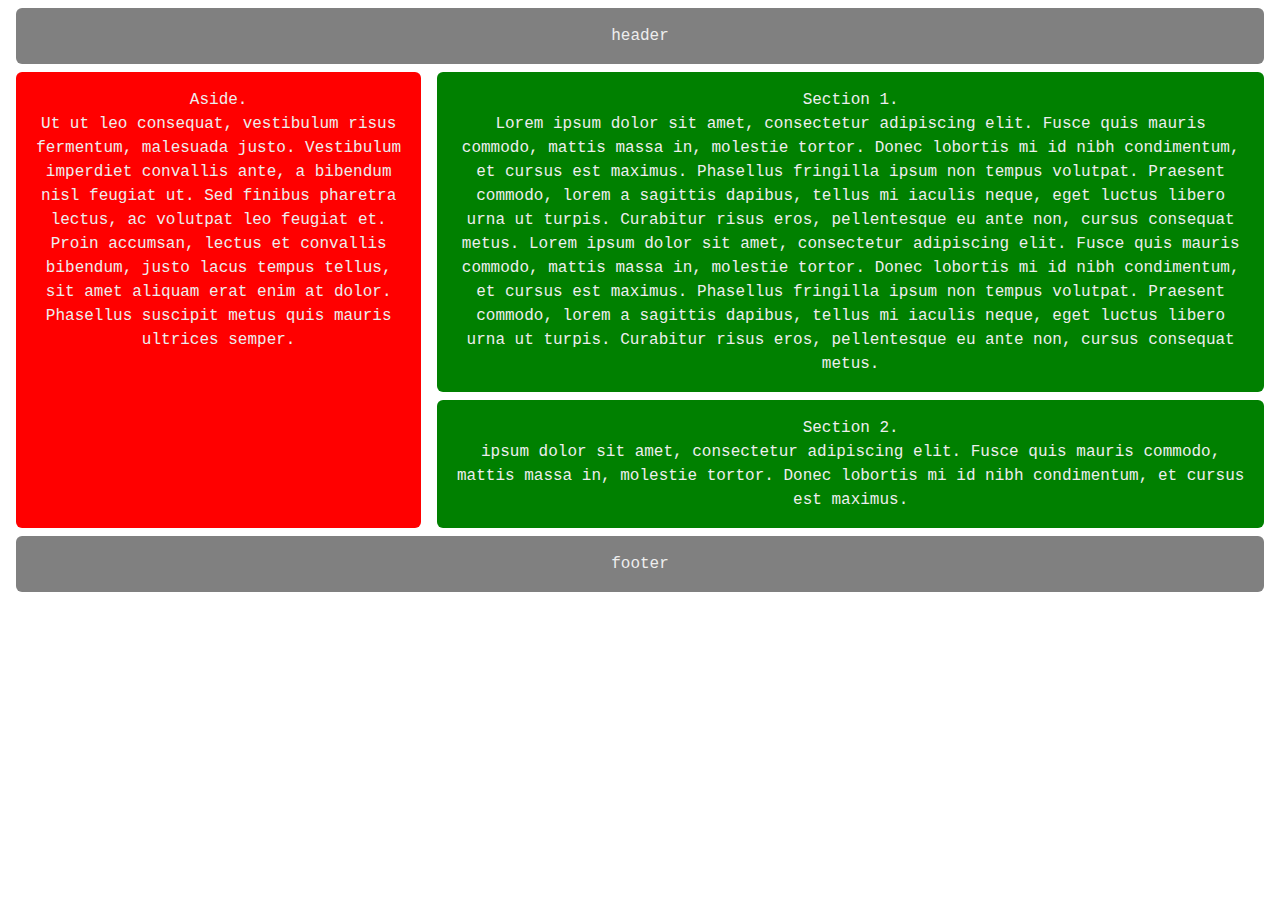
<file: completed/vbGridBasis/layout.html>
<!DOCTYPE html>
<html lang="nl">
  <head>
    <meta charset="UTF-8" />
    <title>Voorbeeld</title>
    <link href="stylesheet/gridLijnNaam.css" rel="stylesheet" />
  </head>

  <body>
    <div id="wrapper">
      <header>header</header>
      <section>
        Section 1.<br />
        Lorem ipsum dolor sit amet, consectetur adipiscing elit. Fusce quis
        mauris commodo, mattis massa in, molestie tortor. Donec lobortis mi id
        nibh condimentum, et cursus est maximus. Phasellus fringilla ipsum non
        tempus volutpat. Praesent commodo, lorem a sagittis dapibus, tellus mi
        iaculis neque, eget luctus libero urna ut turpis. Curabitur risus eros,
        pellentesque eu ante non, cursus consequat metus. Lorem ipsum dolor sit
        amet, consectetur adipiscing elit. Fusce quis mauris commodo, mattis
        massa in, molestie tortor. Donec lobortis mi id nibh condimentum, et
        cursus est maximus. Phasellus fringilla ipsum non tempus volutpat.
        Praesent commodo, lorem a sagittis dapibus, tellus mi iaculis neque,
        eget luctus libero urna ut turpis. Curabitur risus eros, pellentesque eu
        ante non, cursus consequat metus.
      </section>
      <section>
        Section 2.<br />
        ipsum dolor sit amet, consectetur adipiscing elit. Fusce quis mauris
        commodo, mattis massa in, molestie tortor. Donec lobortis mi id nibh
        condimentum, et cursus est maximus.
      </section>
      <aside>
        Aside.<br />Ut ut leo consequat, vestibulum risus fermentum, malesuada
        justo. Vestibulum imperdiet convallis ante, a bibendum nisl feugiat ut.
        Sed finibus pharetra lectus, ac volutpat leo feugiat et. Proin accumsan,
        lectus et convallis bibendum, justo lacus tempus tellus, sit amet
        aliquam erat enim at dolor. Phasellus suscipit metus quis mauris
        ultrices semper.
      </aside>
      <footer>footer</footer>
    </div>
  </body>
</html>
</file>
<file: completed/vbGridBasis/stylesheet/gridBasis.css>
@import url(main.css);
/* 
main{
    display:grid;
    grid-template-columns: 200px 200px 200px 200px;
    grid-template-rows: 100px 150px 50px;
}
*/
/* repeat
main{
    display:grid;
    grid-template-columns: repeat(4,200px);
    grid-template-rows: 100px 150px 50px;
}
*/
/* auto
main{
    display:grid;
    grid-template-columns: repeat(4,auto);
    grid-template-rows: repeat(3, 100px);
}
*/
/* fraction als eenheid
main{
    display:grid;
    grid-template-columns: 1fr 100px 1fr 3fr 150px;
    grid-template-rows: repeat(4,100px);
}
*/
</file>
<file: starter/vbGridBasis/stylesheet/main.css>
*{
    box-sizing: border-box;
}
main{ 
    font-family: Arial, Helvetica, sans-serif;   
    background-color: lightgray;
    max-width: 1000px;    
    margin-left: auto;
    margin-right: auto;
    height: 100%;
}
div{
    padding: .5rem;
}

.item01{
    background-color: lightblue;
}
.item02{
    background-color: lightskyblue;
}
.item03{
    background-color: lightyellow;
}
.item04{
    background-color: lightpink;
}
.item05{
    background-color: lightsalmon;
}
.item06{
    background-color: lightseagreen;
}
.item07{
    background-color: lightsteelblue;
}
.item08{
    background-color: lightslategrey;
}
.item09{
    background-color: lightgreen;
}
.item10{
    background-color: yellowgreen;
}
</file>
<file: completed/vbGridBasis/stylesheet/gridLijnNaam.css>
@import url(layout.css);
/* lijnnamen */
div#wrapper{
    display:grid;
    grid-template-columns: [k1s]1fr[k1e k2s]2fr[k2e];
    grid-template-rows: [r1s]auto[r1e r2s]auto[r2e r3s]auto[r3e r4s]auto[r4e];
}
/* header*/
header{
    grid-column: k1s/span 2;
    grid-row: r1s;
}
aside{
    grid-column: k1s/span 1;
    grid-row:r2s/span 2;
}
section{
    grid-column: k2s/span 1;
}
section:first-of-type{    
    grid-row:r2s/r2e;
}
section:last-of-type{
    grid-row:r3s/r3e;
}
footer{
    grid-column: k1s/span 2;
    grid-row: r4s;
}
</file>
<file: completed/StyleConference/assets/stylesheets/main.css>
@import url(reset.css);
/*
  ========================================
  general
  ========================================
*/
*{
  box-sizing: border-box;
}
body {  
  color: #888;
  background-color:  #293f50; 
  font-size: 16px;
  line-height: 1.5rem;
  font-weight: 300;
  font-family: Arial, Helvetica, sans-serif;
  width: 100%;
  margin: 0;
}
header, section.lead, main, footer{
  padding-top: 1rem;
  padding-bottom: 1rem;
  padding-left: max(2%, calc((100% - 960px) / 2)); 
  padding-right: max(2%, calc((100% - 960px) / 2));
  margin-left:0;
  margin-right:0;
  max-width: 960px;
}
section.lead{  
  text-align: center;
  background-color: #cbe2c1;
}
#home section.lead{
  background-color:  #293f50; 
}
main{
  background-color: white;
  padding-top: 4rem;
  padding-bottom: 3rem;  
}
@media screen and (min-width: 960px) {
  header, section.lead, main, footer{
    box-sizing: content-box; 
  }
}

h1 {
  font-size: 3rem;
}
h2 {
  font-size: 2.25rem;
}
h3 {
  font-size: 1.5rem;
}
h4 {
  font-size: 1.3rem;
}
h1,
h2,
h3,
h4 {
  line-height: 2.5rem;
  font-weight: 300;
}
p {
  margin-bottom: 1rem;
}
em {
  font-style: italic;
}
/*
    ========================================
    Links
    ========================================
  */
a {
  color: #648880;
  text-decoration: none;
}

a:hover {
  color: #a9b2b9;
}
/*
  ========================================
  Header/Footer - Navigation
  ========================================
*/
nav li,
footer li {
  display: inline-block;
  margin: 0 3px;
}
nav li:last-child,
footer li:last-child {
  margin-right: 0;
}


/*
  ========================================
  Header
  ========================================
*/
header h1 {  
  font-size: 2.5rem;
  font-weight: 100;
  line-height: 2.5rem;
  padding: 1rem 0;
  text-transform: uppercase;
  margin: 0;
}
header p {
  grid-area: date; 
  margin: 0;
  font-size: 1rem;
  color: #648880;
}
header nav {
  margin: 0;
  font-size: .75rem;
  font-weight: 400;
  text-transform: uppercase;  
}
@media screen and (min-width: 960px) {
  header{
    display: grid;
    grid-template-columns: auto 1fr; /* style conference takes the room it needs en de tagline en navigatie nemen de rest*/
    grid-template-rows: repeat(2, auto);
    grid-template-areas:
      "logo date"
      "logo navigation"
  }
  header h1 {
    grid-area: logo;
  }
  header nav {
    grid-area: navigation;
    font-size: 1rem;
    text-align: right;
    margin: 1rem;
  }
  header p{
    grid-area: date;
    text-align: right;
    margin: 1rem;
  }
}

/*
  ========================================
  Section - Leads
  ========================================
*/

.lead p {
  padding-bottom: 1rem;
  margin-bottom: 0;
}
@media screen and (min-width: 960px) {
  
  .lead p {
    font-size: 1.3rem;
    line-height: 2rem;
  }
}

/*
  ========================================
   Footer
  ========================================
*/
footer {
  width: 100%;
  color: #648880;
  font-size: 14px;
}
footer small {
  font-weight: 400;
}
/*
  ========================================
  Index
  ========================================
*/
#home main img{
  width: 100%;
}
.btn {
  border-radius: 5px;
  color: #fff;
  display: inline-block;
  font-weight: 400;
  letter-spacing: 0.5px;
  margin: 0;
  text-transform: uppercase;
}

.btn-alt {
  border: 1px solid #fff;
  padding: 10px 30px;
}

.btn-alt:hover {
  background: #fff;
  color: #648880;
}
/*
  ========================================
  Register
  ========================================
*/

.why-attend {
  list-style: disc;
  margin: 0 0 22px 30px;
}

form {
  width: 50%;
  margin: 20px;
}

label {
  color: #648880;
  font-weight: 400;
}
input,
select,
textarea {
  border: 1px solid #c6c9cc;
  border-radius: 5px;
  color: #888;
  display: block;
  margin: 5px 0 27px 0;
  padding: 5px 8px;
}
input,
textarea {
  width: 100%;
}

select {
  height: 34px;
  width: 100%;
}

textarea {
  height: 78px;
}

.btn-default {
  border: 0;
  background: #648880;
  padding: 11px 30px;
  font-size: 14px;
}

.btn-default:hover {
  background: #77a198;
}

@media screen and (min-width: 960px) {
  .register-info {
    float: left;
    width: 70%;    
    margin-top: 0;
    /* padding-right: 10px; */
  }
  form {
    float: right;
    width: 30%;
    margin: 0;
  }
  main {
    display: flow-root;
  }
}

/*
  ========================================
  Schedule
  ========================================
*/

table {
  margin-bottom: 44px;
  width: 100%;
}

th,
td {
  padding-bottom: 22px;
  vertical-align: top;
}

th {
  padding-right: 45px;
  text-align: right;
  width: 20%;
}

td {
  width: 40%;
}

thead th {
  color: #648880;
  font-size: 1.5rem;
}

tbody th {
  color: #a9b2b9;
  font-weight: 400;
  padding-top: 22px;
  text-transform: uppercase;
}

tbody td {
  border-top: 1px solid #dfe2e5;
  padding-top: 21px;
}

td:only-of-type {
  color: #a9b2b9;
}

table a {
  color: #888;
}

table a p:first-of-type {
  color: #648880;
  font-size: 1.25rem;
  margin-bottom: 0;
  margin-top: 0;
}

td:only-of-type {
  color: #a9b2b9;
}
/*
  ========================================
  Speakers
  ========================================
*/

#speakers article {
  display: grid;
  grid-template-columns: 1fr;
  grid-template-rows: 15rem auto;
  border-bottom: 1px solid #dfe2e5;
  margin-bottom: 1rem;
}
#speakers article figure {
  grid-row: 1;
  border: 1px solid #dfe2e5;
  margin-top: 4rem;
  margin-bottom: 1rem;
  padding-bottom: 1rem;
  text-align: center;
  border-radius: 1rem;  
}
#speakers article figure img {
  height: 8rem;
  margin: -4rem 0 1rem;
  border-radius: 50%;
}

@media screen and (min-width: 960px) {
  #speakers{
    display: grid;
    grid-template-columns: 1fr 1fr;
    grid-gap: 1rem;
  }
  #speakers article {
    border-bottom: none;
  }
}
/*
  ========================================
  Venue
  ========================================
*/

#venue iframe {
  width: 100%;
  height: 100%;
}
@media screen and (min-width: 960px) {
  #venue iframe {
    width: 60%;
    height: 264px;
    float: right;
    margin: 0 0 1em 1em;
  }
}
</file>
